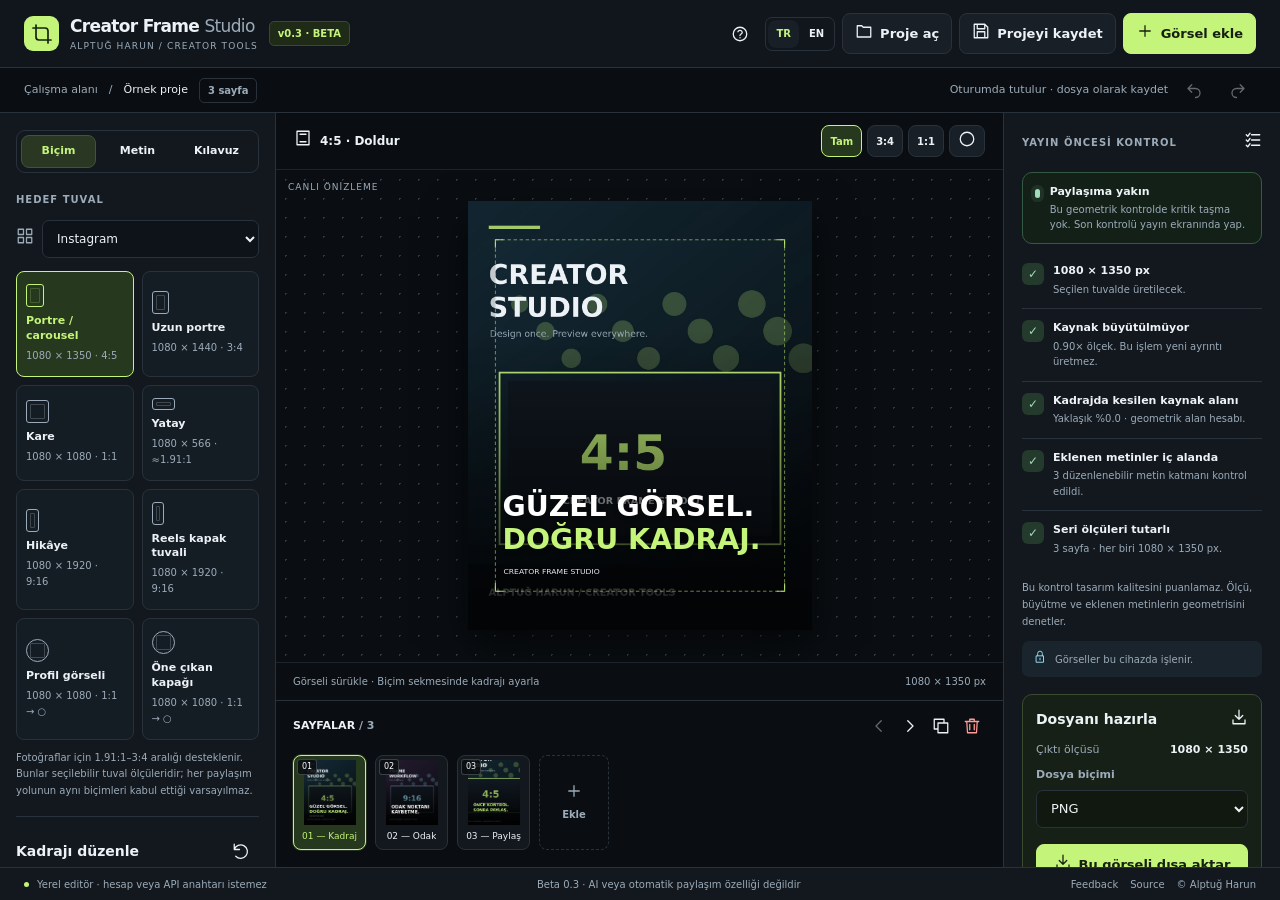
<file: tools/creator-frame-studio/index.html>
<!doctype html>
<html lang="tr">
<head>
<meta charset="utf-8"><meta name="viewport" content="width=device-width,initial-scale=1">
<meta name="description" content="Free local-first browser editor for framing, text layout, safe-area review and multi-format social media exports. No account, upload or API key required.">
<meta name="robots" content="index,follow">
<meta name="theme-color" content="#10161c">
<link rel="canonical" href="https://alptugharun.github.io/ai-social-media-toolkit/">
<link rel="icon" href="favicon.svg" type="image/svg+xml">
<meta name="application-name" content="Creator Frame Studio">
<meta name="author" content="Alptuğ Harun">
<meta property="og:type" content="website">
<meta property="og:title" content="Creator Frame Studio — Local-first social media framing tool">
<meta property="og:description" content="Frame and export creator visuals for Instagram, Pinterest and YouTube without uploading your images or creating an account.">
<meta property="og:url" content="https://alptugharun.github.io/ai-social-media-toolkit/">
<meta name="twitter:card" content="summary">
<meta name="twitter:title" content="Creator Frame Studio — Alptuğ Harun">
<meta name="twitter:description" content="Local-first social media framing and export tool. No account, upload or API key required.">
<meta http-equiv="Content-Security-Policy" content="default-src 'self'; script-src 'self'; style-src 'self'; style-src-elem 'self'; style-src-attr 'unsafe-inline'; img-src data: blob: 'self'; connect-src 'none'; font-src 'none'; base-uri 'none'; form-action 'none'">
<title>Creator Frame Studio — Free Local Social Media Framing Tool</title>
<link rel="stylesheet" href="styles.css">
<body>
<header class="head">
<div class="brand"><div class="logo" data-icon="crop"></div><div><div class="brand-name">Creator Frame <span>Studio</span></div><div class="byline">ALPTUĞ HARUN / CREATOR TOOLS</div></div><span class="pill mint">v0.3 · BETA</span></div>
<div class="head-actions">
<button class="ghost iconbtn" id="helpBtn" data-title="help" data-icon="help"></button>
<div class="locale" aria-label="Language"><button id="langTR" class="active" aria-pressed="true">TR</button><button id="langEN" aria-pressed="false">EN</button></div>
<button id="projectOpen"><i data-icon="folder"></i><span class="optional" data-t="openProject">Proje aç</span></button>
<button id="projectSave"><i data-icon="save"></i><span class="optional" data-t="saveProject">Kaydet</span></button>
<button class="primary" id="addImages"><i data-icon="plus"></i><span data-t="addImages">Görsel ekle</span></button>
</div>
</header>
<div class="documentbar"><div class="breadcrumbs"><span data-t="workspace">Çalışma alanı</span><span>/</span><strong id="projectName"></strong><span class="pill" id="pagePill"></span></div><div class="row"><span class="muted" data-t="sessionOnly">Oturumda tutulur · dosya olarak kaydet</span><button class="ghost iconbtn small-btn" id="undo" data-icon="undo" data-title="undo"></button><button class="ghost iconbtn small-btn" id="redo" data-icon="redo" data-title="redo"></button></div></div>
<div class="mobile-steps" data-t="mobileHint">Görsel ekle → aşağıdaki ayarları düzenle → dışa aktar</div>
<main class="desk">
<aside class="sidebar leftbar">
<div class="tabs" role="tablist" aria-label="Editor panels"><button role="tab" aria-selected="true" class="active" data-tab="format" data-t="formatTab">Biçim</button><button role="tab" aria-selected="false" data-tab="text" data-t="textTab">Metin</button><button role="tab" aria-selected="false" data-tab="guide" data-t="guideTab">Kılavuz</button></div>
<section id="panel-format">
<div class="section-label" data-t="destination">HEDEF TUVAL</div>
<div class="select-platform"><i data-icon="grid"></i><select id="platform" aria-label="Platform"><option value="instagram">Instagram</option><option value="pinterest">Pinterest</option><option value="youtube">YouTube</option><option value="custom" data-t="custom">Özel ölçü</option></select></div>
<div class="preset-list" id="presetList"></div>
<div id="customFields" hidden><div class="grid2"><div class="field"><label for="customW" data-t="width">Genişlik · px</label><input id="customW" type="number" min="64" max="4096" value="1080"></div><div class="field"><label for="customH" data-t="height">Yükseklik · px</label><input id="customH" type="number" min="64" max="4096" value="1350"></div></div><button id="applyCustom" class="full" data-t="applySize">Ölçüyü uygula</button><p class="tiny-info" data-t="customLimit">64–4096 px / kenar · en fazla 16 milyon piksel.</p></div>
<div class="source-note" id="presetNote"></div>
<div class="divider"></div>
<div class="row between"><h2 data-t="cropTitle">Kadrajı düzenle</h2><button id="resetImage" class="iconbtn ghost small-btn" data-icon="reset" data-title="resetImage"></button></div>
<div class="fit-buttons"><button id="fitCover" class="active"><i data-icon="expand"></i><span data-t="fill">Doldur</span></button><button id="fitContain"><i data-icon="minimize"></i><span data-t="fit">Sığdır</span></button></div>
<div class="field"><div class="row between"><label for="zoom" data-t="imageZoom">Görsel yakınlığı</label><span id="zoomLabel" class="muted mono">100%</span></div><input id="zoom" type="range" min="100" max="300" value="100" step="1"></div>
<div class="grid2"><div class="field"><label for="imageX" data-t="horizontal">Yatay konum</label><input id="imageX" type="range" min="-100" max="100" value="0"></div><div class="field"><label for="imageY" data-t="vertical">Dikey konum</label><input id="imageY" type="range" min="-100" max="100" value="0"></div></div>
<div class="row"><button id="rotate" class="full" data-title="rotate"><i data-icon="rotate"></i><span data-t="rotate">90° döndür</span></button><button id="flip" class="iconbtn" data-icon="flip" data-title="flip"></button></div>
<div class="field"><label for="background" data-t="background">Boşluk arka planı</label><div class="row"><select id="background"><option value="solid" data-t="solid">Düz renk</option><option value="blur" data-t="blur">Görselden bulanık dolgu</option></select><input id="bgColor" type="color" value="#101820" aria-label="Background color"></div></div>
<div class="field"><div class="row between"><label for="shade" data-t="shade">Alt bölüm koyuluğu</label><span id="shadeLabel" class="muted mono"></span></div><input id="shade" type="range" min="0" max="100" value="0"></div>
<p class="tiny-info" data-t="dragHint">Görseli önizlemede sürükleyerek konumlandır. Kaynak fotoğraf yeniden üretilmez.</p>
</section>
<section id="panel-text" hidden>
<div class="row between"><h2 data-t="textLayers">Metin katmanları</h2><span class="pill" id="layerCount"></span></div>
<div class="text-actions"><button id="addText" class="full"><i data-icon="plus"></i><span data-t="addText">Metin ekle</span></button><button id="removeText" class="iconbtn danger" data-icon="trash" data-title="removeText"></button></div>
<div class="section-label compact-label" data-t="quickTextStyles">HIZLI METİN STİLLERİ</div>
<div class="quick-style-grid"><button id="styleHook" data-t="styleHook">Hook</button><button id="styleSub" data-t="styleSub">Alt başlık</button><button id="styleCTA" data-t="styleCTA">CTA</button></div>
<div class="layerlist" id="layerList"></div>
<div id="textControls">
<div class="field"><label for="textValue" data-t="textValue">Metin · yeni satır desteklenir</label><textarea id="textValue" maxlength="600"></textarea></div>
<div class="grid2"><div class="field"><label for="textSize" data-t="fontSize">Boyut · px</label><input id="textSize" type="number" min="12" max="240" value="90"></div><div class="field"><label for="textWeight" data-t="weight">Kalınlık</label><select id="textWeight"><option value="500" data-t="medium">Orta</option><option value="700" data-t="bold">Kalın</option><option value="900" data-t="heavy">Çok kalın</option></select></div></div>
<div class="grid2"><div class="field"><label for="textX">X · %</label><input id="textX" type="number" step="0.1" min="0" max="100"></div><div class="field"><label for="textY">Y · %</label><input id="textY" type="number" step="0.1" min="0" max="100"></div></div>
<div class="field"><label for="textWidth" data-t="textWidth">Metin kutusu genişliği · %</label><input id="textWidth" type="range" min="10" max="100" value="80"></div>
<div class="align-group"><button id="alignLeft" data-icon="alignLeft" data-title="alignLeft"></button><button id="alignCenter" data-icon="alignCenter" data-title="alignCenter"></button><button id="alignRight" data-icon="alignRight" data-title="alignRight"></button></div>
<div class="row between" style="margin-top:13px"><label class="checkline"><input id="textShadow" type="checkbox"><span data-t="textShadow">Metin gölgesi</span></label><input id="textColor" type="color" value="#ffffff" aria-label="Text color"></div>
<button id="fitText" class="full" style="margin-top:8px"><i data-icon="safe"></i><span data-t="fitText">Seçili metni iç alana sığdır</span></button>
</div>
<p class="tip" style="margin-top:15px" data-t="rasterWarning">Burada eklediğin yazılar düzenlenebilir. Yüklediğin görselin içine gömülü yazılar otomatik algılanmaz veya ayrı ayrı taşınmaz.</p>
</section>
<section id="panel-guide" hidden>
<h2 data-t="guideTitle">Kontrol kılavuzları</h2>
<div class="section-label compact-label" data-t="guidePresets">KILAVUZ PROFİLLERİ</div>
<div class="guide-preset-grid"><button id="guideBalanced" data-t="guideBalanced">Dengeli</button><button id="guideHook" data-t="guideHook">Hook odaklı</button><button id="guideCTA" data-t="guideCTA">CTA odaklı</button></div>
<label class="checkline"><input id="showGuide" type="checkbox" checked><span data-t="showGuide">İç alan kılavuzu</span></label>
<label class="checkline"><input id="showThirds" type="checkbox"><span data-t="showThirds">Üçler kuralı çizgileri</span></label>
<label class="checkline"><input id="showUI" type="checkbox"><span data-t="showUI">9:16 arayüz çakışma taslağı</span></label>
<div class="tip warn" data-t="notOfficial">Kılavuzlar editöryal öneridir; resmî veya her cihazda garantili güvenli alan değildir. Arayüz taslağı da temsildir.</div>
<div class="grid2"><div class="field"><label for="marginL" data-t="left">Sol · px</label><input id="marginL" type="number" min="0"></div><div class="field"><label for="marginR" data-t="right">Sağ · px</label><input id="marginR" type="number" min="0"></div><div class="field"><label for="marginT" data-t="top">Üst · px</label><input id="marginT" type="number" min="0"></div><div class="field"><label for="marginB" data-t="bottom">Alt · px</label><input id="marginB" type="number" min="0"></div></div>
<button id="applyMargins" class="full" data-t="applyMargins">Payları uygula</button>
<div class="row" style="margin-top:8px"><button id="marginDefault" class="full small-btn" data-t="defaultMargins">Başlangıç payları</button><button id="fitAllText" class="full small-btn" data-t="fitAllText">Tüm metinleri sığdır</button></div>
<div class="divider"></div><h3 data-t="cropViews">Kırpma önizlemesi</h3><p class="tiny-info" data-t="cropViewsNote">Üstteki 3:4, 1:1 ve daire seçenekleri merkezden kırpma simülasyonudur. Dosyanın ölçüsünü veya çıktısını değiştirmez.</p><p class="tiny-info" data-t="noHidden">Metin kontrolü yalnız editördeki metin katmanlarını ölçer; yüz algılama, OCR veya estetik puanı yoktur.</p>
</section>
</aside>
<section class="workspace">
<div class="workspace-head"><div class="row"><i data-icon="canvas"></i><strong id="canvasTitle"></strong></div><div class="viewtools" aria-label="Crop simulation"><button id="viewFull" class="active" data-t="fullView">Tam</button><button id="view34">3:4</button><button id="view11">1:1</button><button id="viewCircle" data-title="circle"><i data-icon="circle"></i></button></div></div>
<div class="stage" id="stage"><div class="stage-label" data-t="livePreview">CANLI ÖNİZLEME</div><div class="stage-inner" id="stageInner"><canvas id="canvas" width="1080" height="1350" tabindex="0" aria-label="Görsel editörü"></canvas></div></div>
<div class="canvas-helper"><span id="canvasHint"></span><span class="mono" id="canvasSize"></span></div>
<div class="film-head"><h2><span data-t="pages">SAYFALAR</span> <span class="muted" id="pageCount"></span></h2><div class="film-actions"><button id="pagePrev" class="iconbtn ghost" data-icon="left" data-title="moveEarlier"></button><button id="pageNext" class="iconbtn ghost" data-icon="right" data-title="moveLater"></button><button id="duplicatePage" class="iconbtn ghost" data-icon="copy" data-title="duplicate"></button><button id="deletePage" class="iconbtn ghost danger" data-icon="trash" data-title="deletePage"></button></div></div>
<div class="filmstrip" id="filmstrip"></div>
</section>
<aside class="sidebar rightbar">
<section><div class="row between audit-heading"><div class="section-label" style="margin:0" data-t="preflight">YAYIN ÖNCESİ KONTROL</div><i data-icon="checklist"></i></div>
<div id="readinessCard" class="readiness-card neutral"><span class="readiness-dot"></span><div><strong id="readinessTitle" data-t="readyReview">Kontrol gerekli</strong><span id="readinessDetail" data-t="readyReviewDetail">Geometrik uyarıları gözden geçir.</span></div></div>
<div id="auditList"></div><p class="tiny-info" data-t="auditScope">Bu kontrol tasarım kalitesini puanlamaz. Ölçü, büyütme ve eklenen metinlerin geometrisini denetler.</p><div class="badge-line"><i data-icon="lock"></i><span data-t="private">Görseller bu cihazda işlenir.</span></div></section>
<section class="export-card"><div class="row between"><h2 data-t="exportTitle">Dosyanı hazırla</h2><i data-icon="download"></i></div><div class="stat-pair"><span data-t="outputSize">Çıktı ölçüsü</span><strong id="outputSize" class="mono"></strong></div><div class="field"><label for="exportFormat" data-t="fileFormat">Dosya biçimi</label><select id="exportFormat"><option value="image/png">PNG</option><option value="image/jpeg">JPEG</option><option value="image/webp">WebP</option></select></div><div class="field" id="qualityField" hidden><div class="row between"><label for="quality" data-t="compression">Kodlama kalitesi</label><span id="qualityLabel" class="muted">92%</span></div><input id="quality" type="range" min="40" max="100" value="92"></div><button id="exportOne" class="primary full"><i data-icon="download"></i><span data-t="exportOne">Bu görseli dışa aktar</span></button><button id="exportSeries" class="full" style="margin-top:8px"><i data-icon="stack"></i><span data-t="exportSeries">Seriyi ZIP olarak al</span></button><button id="openPack" class="full" style="margin-top:8px"><i data-icon="sizes"></i><span data-t="formatPack">Farklı ölçülerde paketle</span></button><p class="export-note" data-t="exportClean">Çıktıda kılavuz, filigran veya arayüz bulunmaz. Orijinal dosyanın üzerine yazılmaz.</p></section>
<div class="sources-link"><div class="divider"></div><button id="demoBtn" class="full ghost small-btn"><i data-icon="play"></i><span data-t="sample">Örnek projeyi aç</span></button><button id="helpBtn2" class="full ghost small-btn"><i data-icon="info"></i><span data-t="limitsSources">Kapsam ve ölçü kaynakları</span></button><div class="row" style="margin-top:7px"><button id="mobileSave" class="full ghost small-btn" data-t="saveProject">Kaydet</button><button id="mobileOpen" class="full ghost small-btn" data-t="openProject">Proje aç</button></div></div>
</aside>
</main>
<footer class="bottom-bar"><div class="row"><span class="pill-dot"></span><span data-t="footerLocal">Yerel editör · hesap veya API anahtarı istemez</span></div><span class="optional" data-t="footerBeta">Beta 0.3 · AI veya otomatik paylaşım özelliği değildir</span><nav class="footer-links" aria-label="Project links"><a href="https://github.com/alptugharun/ai-social-media-toolkit/issues/169" target="_blank" rel="noopener">Feedback</a><a href="https://github.com/alptugharun/ai-social-media-toolkit/tree/main/tools/creator-frame-studio" target="_blank" rel="noopener">Source</a><span>© Alptuğ Harun</span></nav></footer>
<input id="fileInput" type="file" accept="image/png,image/jpeg,image/webp" multiple hidden><input id="projectInput" type="file" accept=".json,.frame.json,application/json" hidden>
<div class="toast" id="toast" role="status" aria-live="polite"></div>
<div id="busy" class="busy-shield" hidden><div class="busy-box"><div class="spinner"></div><p id="busyText"></p><p class="muted" data-t="keepOpen">Bu pencereyi kapatma.</p></div></div>
<dialog id="packDialog"><div class="modal-header"><div><h2 data-t="packTitle">Bir görsel, farklı tuvaller</h2><p class="muted" data-t="packSubtitle">Aynı kaynağın farklı oranlardaki kadrajlarını karşılaştır.</p></div><button class="iconbtn ghost" id="closePack" data-icon="close" data-title="close"></button></div><div class="modal-body"><div class="tip warn" data-t="packWarning">Bu bir yeniden kadrajlama işlemidir; AI ile kompozisyon yeniden kurulmaz. Her önizlemeyi ve metin uyarısını kontrol et.</div><div class="pack-grid" id="packGrid"></div></div><div class="modal-footer"><span class="muted" data-t="packFoot">Seçtiğin ölçüler ayrı dosyalar olarak aynı ZIP içinde.</span><button id="exportPack" class="primary"><i data-icon="download"></i><span data-t="packExport">Seçilenleri ZIP olarak al</span></button></div></dialog>
<dialog id="helpDialog"><div class="modal-header"><h2 data-t="helpTitle">Ne yapar, ne yapmaz?</h2><button class="iconbtn ghost" id="closeHelp" data-icon="close" data-title="close"></button></div><div class="modal-body" id="helpBody"></div><div class="modal-footer"><span class="muted">Creator Frame Studio · 0.3.0 · 05.10.2026</span><button id="helpDone" class="primary" data-t="gotIt">Anladım</button></div></dialog>
<noscript>Bu editör JavaScript gerektirir. Dosyayı bilgisayarında Chrome veya Edge ile aç.</noscript>
<script src="app.js"></script>
</body></html>
</file>
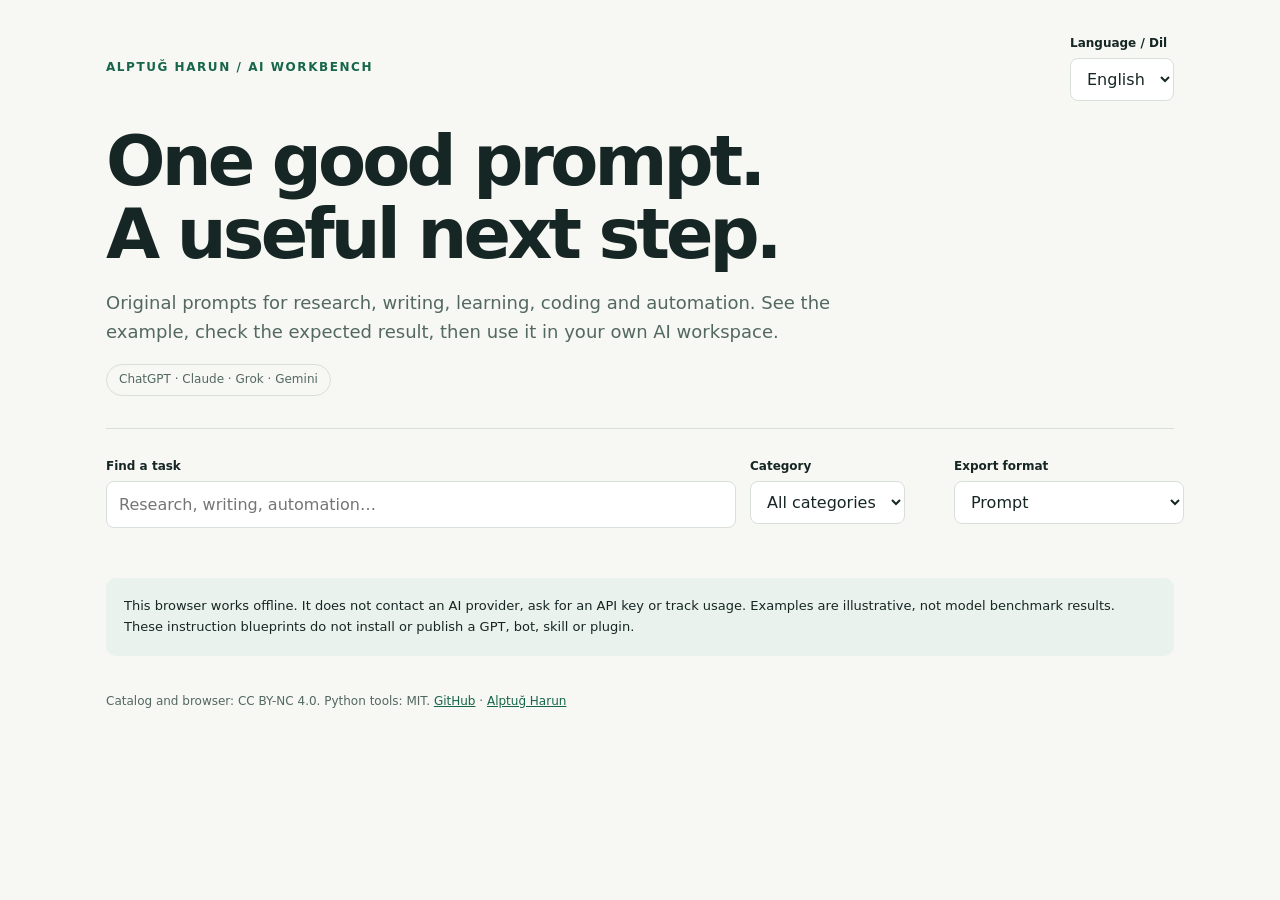
<file: ai-workbench/browser-template.html>
<!doctype html>
<html lang="en">
<head>
<meta charset="utf-8"><meta name="viewport" content="width=device-width,initial-scale=1">
<meta name="color-scheme" content="light dark">
<title>AI Workbench · Alptuğ Harun</title>
<style>
:root{--bg:#f7f7f3;--paper:#fff;--ink:#162624;--muted:#536861;--line:#d8e0d9;--accent:#176649;--soft:#eaf2ed;font:16px/1.6 system-ui,-apple-system,sans-serif}
*{box-sizing:border-box}body{margin:0;background:var(--bg);color:var(--ink)}main{max-width:1120px;margin:auto;padding:34px 26px 64px}header{border-bottom:1px solid var(--line);padding-bottom:32px}.eyebrow{font-size:12px;letter-spacing:.13em;text-transform:uppercase;color:var(--accent);font-weight:700}h1{font-size:clamp(40px,7vw,70px);line-height:1.04;letter-spacing:-.055em;margin:24px 0 18px;max-width:850px}h2{font-size:24px;line-height:1.25}h3{margin:24px 0 6px;font-size:14px}p{max-width:760px}.sub{font-size:18px;color:var(--muted)}.topline{display:flex;align-items:center;justify-content:space-between;gap:18px}.tag{border:1px solid var(--line);border-radius:30px;padding:5px 12px;font-size:12px;display:inline-block;color:var(--muted)}select,input,button{font:inherit}select,input{background:var(--paper);color:var(--ink);border:1px solid var(--line);border-radius:8px;padding:10px 12px}input{width:100%}button{background:var(--accent);color:#fff;border:0;border-radius:8px;padding:10px 16px;cursor:pointer;font-weight:650}button:focus-visible,a:focus-visible,input:focus-visible,select:focus-visible,summary:focus-visible{outline:3px solid #e7a527;outline-offset:3px}a{color:var(--accent)}.toolbar{display:grid;grid-template-columns:1fr 190px 220px;gap:14px;margin:28px 0 12px}.label{display:block;font-size:12px;font-weight:700;margin-bottom:5px}#count{font-size:13px;color:var(--muted);margin:10px 0 22px}.grid{display:grid;grid-template-columns:repeat(2,minmax(0,1fr));gap:18px}.card{background:var(--paper);border:1px solid var(--line);border-radius:14px;padding:24px}.card h2{margin:14px 0;min-height:60px}.card p{font-size:14px;color:var(--muted)}.card .meta{font-size:11px;letter-spacing:.08em;color:var(--accent);text-transform:uppercase;font-weight:750}summary{cursor:pointer;font-weight:650;font-size:14px;color:var(--accent)}pre{white-space:pre-wrap;overflow-wrap:anywhere;font:13px/1.75 ui-monospace,monospace;background:var(--soft);padding:16px;border-radius:8px;max-height:340px;overflow:auto;color:var(--ink)}.actions{display:flex;align-items:center;gap:10px;margin-top:18px;flex-wrap:wrap}.status{font-size:12px}.note{margin-top:28px;background:var(--soft);border-radius:10px;padding:18px;font-size:13px}footer{margin-top:36px;font-size:12px;color:var(--muted)}
@media(max-width:700px){main{padding:24px 18px}.grid,.toolbar{grid-template-columns:1fr}.card h2{min-height:0}.topline{align-items:flex-start}}
@media(prefers-color-scheme:dark){:root{--bg:#101918;--paper:#182422;--ink:#ecf1ed;--muted:#a7bbb1;--line:#35463e;--accent:#8de1b1;--soft:#22372d}button{color:#142b20}}
</style>
</head>
<body><main>
<header><div class="topline"><span class="eyebrow">Alptuğ Harun / AI Workbench</span><label><span class="label">Language / Dil</span><select id="language"><option value="en">English</option><option value="tr">Türkçe</option></select></label></div>
<h1 id="hero">One good prompt.<br>A useful next step.</h1>
<p class="sub" id="intro">Original prompts for research, writing, learning, coding and automation. See the example, check the expected result, then use it in your own AI workspace.</p>
<span class="tag" id="tag">ChatGPT · Claude · Grok · Gemini</span></header>
<div class="toolbar"><label><span class="label" id="search-label">Find a task</span><input type="search" id="search" placeholder="Research, writing, automation…"></label><label><span class="label" id="category-label">Category</span><select id="category"><option value="">All categories</option></select></label><label><span class="label" id="target-label">Export format</span><select id="target"><option value="prompt">Prompt</option><option value="gpt">ChatGPT GPT blueprint</option><option value="claude">Claude Project</option><option value="grok">Grok instructions</option><option value="gemini">Gemini Gem</option><option value="skill">Agent Skill</option></select></label></div>
<p id="count" role="status" aria-live="polite"></p><section class="grid" id="cards" aria-label="Prompt cards"></section>
<div class="note" id="note">This browser works offline. It does not contact an AI provider, ask for an API key or track usage. Examples are illustrative, not model benchmark results. These instruction blueprints do not install or publish a GPT, bot, skill or plugin.</div>
<footer><span id="footer-copy">Catalog and browser: CC BY-NC 4.0. Python tools: MIT. </span><a href="https://github.com/alptugharun/ai-social-media-toolkit">GitHub</a> · <a href="https://alptugharun.com">Alptuğ Harun</a></footer>
</main><script type="application/json" id="data">__WORKBENCH_DATA__</script>
<script>
'use strict';
const data=JSON.parse(document.querySelector('#data').textContent);
const $=s=>document.querySelector(s);
const words={en:{hero:'One good prompt.\nA useful next step.',intro:'Original prompts for research, writing, learning, coding and automation. See the example, check the expected result, then use it in your own AI workspace.',search:'Find a task',category:'Category',all:'All categories',open:'Instructions & example',instructions:'Instructions',input:'Example input',output:'Illustrative output — not a measured model result',check:'Acceptance check',copy:'Copy instructions',copied:'Copied',fallback:'Copy from the instructions block above.',status:'instruction blueprint',note:'This browser works offline. It does not contact an AI provider, ask for an API key or track usage. Examples are illustrative, not model benchmark results. These instruction blueprints do not install or publish a GPT, bot, skill or plugin.',empty:'No matching cards. Try a broader search.',results:'cards'},tr:{hero:'İyi bir prompt.\nSomut bir sonraki adım.',intro:'Araştırma, yazma, öğrenme, kodlama ve otomasyon için özgün promptlar. Örneği incele, beklenen sonucu kontrol et, kendi yapay zekâ çalışma alanında kullan.',search:'Bir iş ara',category:'Kategori',all:'Tüm kategoriler',open:'Talimat ve örnek',instructions:'Talimat',input:'Örnek girdi',output:'Temsilî çıktı — ölçülmüş model sonucu değil',check:'Kabul kontrolü',copy:'Talimatı kopyala',copied:'Kopyalandı',fallback:'Yukarıdaki talimat bloğundan kopyalayabilirsin.',status:'talimat şablonu',note:'Bu tarayıcı çevrimdışı çalışır. Yapay zekâ sağlayıcısına bağlanmaz, API anahtarı istemez ve kullanım takibi yapmaz. Örnekler temsilîdir; model kıyaslama sonucu değildir. Bu şablonlar GPT, bot, skill veya eklenti kurmaz ve yayımlamaz.',empty:'Eşleşen kart yok. Daha genel bir sözcük dene.',results:'kart'}};
const categories={Research:'Araştırma',Writing:'Yazma',Learning:'Öğrenme',Coding:'Kodlama',Automation:'Otomasyon',Prompts:'Promptlar',Decisions:'Kararlar',Knowledge:'Bilgi düzenleme'};
function el(tag,text,cls){const n=document.createElement(tag);if(text!==undefined)n.textContent=text;if(cls)n.className=cls;return n}
function exportCard(c,target,lang){
 const modes={prompt:'Use the instructions below in a new chat, then supply your input.',gpt:'Configuration blueprint, not an installed or published GPT. Check account eligibility before using the GPT editor.',claude:'Project-instructions blueprint. Add source files separately as project knowledge; this is not a Claude Code plugin.',grok:'Portable instruction block for a Grok chat or an xAI API assistant. This file does not create a running bot.',gemini:'Gem-instructions blueprint. Paste into your Gem instructions; this is not an API credential or an installed Gemini CLI extension.',skill:'Portable SKILL.md export. Review before installing; host discovery and permissions must be tested separately.'};
 const title=c.title[lang];let prefix='';
 if(target==='skill')prefix='---\nname: '+c.id+'\ndescription: '+JSON.stringify(title+'. Use when explicitly requested for this task.')+'\nlicense: CC-BY-NC-4.0\n---\n\n';
 return prefix+'# '+title+'\n\n'+modes[target]+'\n\n## Instructions\n\n'+c.instructions[lang]+'\n\n## Example input / conversation starter\n\n'+c.sample_input[lang]+'\n\n## Illustrative output (not a measured model result)\n\n'+c.expected_output[lang]+'\n\n## Acceptance check\n\n'+c.acceptance[lang]+'\n';
}
function render(){const lang=$('#language').value,w=words[lang],filter=$('#category').value,query=$('#search').value.toLocaleLowerCase(lang);document.documentElement.lang=lang;$('#hero').textContent=w.hero;$('#hero').style.whiteSpace='pre-line';$('#intro').textContent=w.intro;$('#search-label').textContent=w.search;$('#category-label').textContent=w.category;$('#target-label').textContent=lang==='tr'?'Dışa aktarma biçimi':'Export format';$('#search').placeholder=lang==='tr'?'Araştırma, yazma, otomasyon…':'Research, writing, automation…';$('#note').textContent=w.note;$('#category').options[0].textContent=w.all;[...$('#category').options].slice(1).forEach(o=>o.textContent=lang==='tr'?categories[o.value]:o.value);
 const matches=data.cards.filter(c=>(!filter||filter===c.category)&&(!query||JSON.stringify(c).toLocaleLowerCase(lang).includes(query)));$('#count').textContent=matches.length+' / '+data.cards.length+' '+w.results;const host=$('#cards');host.replaceChildren();if(!matches.length){host.append(el('p',w.empty));return}
 for(const c of matches){const card=el('article',undefined,'card');card.append(el('div',(lang==='tr'?categories[c.category]:c.category)+' / '+w.status,'meta'),el('h2',c.title[lang]),el('p',c.summary[lang]));const details=el('details');details.append(el('summary',w.open));for(const [title,field] of [[w.instructions,'instructions'],[w.input,'sample_input'],[w.output,'expected_output'],[w.check,'acceptance']]){details.append(el('h3',title),el('pre',c[field][lang]))}card.append(details);const actions=el('div',undefined,'actions'),button=el('button',w.copy),status=el('span','', 'status');status.setAttribute('role','status');button.type='button';button.addEventListener('click',async()=>{try{await navigator.clipboard.writeText(c.instructions[lang]);status.textContent=w.copied}catch(e){details.open=true;status.textContent=w.fallback}});const save=el('button',lang==='tr'?'Kurulum dosyasını indir':'Download setup');save.type='button';save.addEventListener('click',()=>{const target=$('#target').value;const blob=new Blob([exportCard(c,target,lang)],{type:'text/markdown;charset=utf-8'});const url=URL.createObjectURL(blob);const a=el('a');a.href=url;a.download=target==='skill'?'SKILL.md':c.id+'-'+target+'-'+lang+'.md';document.body.append(a);a.click();a.remove();setTimeout(()=>URL.revokeObjectURL(url),1000)});actions.append(button,save,status);card.append(actions);host.append(card)}}
for(const c of Object.keys(categories)){const o=el('option',c);o.value=c;$('#category').append(o)}
$('#search').addEventListener('input',render);$('#category').addEventListener('change',render);$('#language').addEventListener('change',render);render();
</script></body></html>
</file>
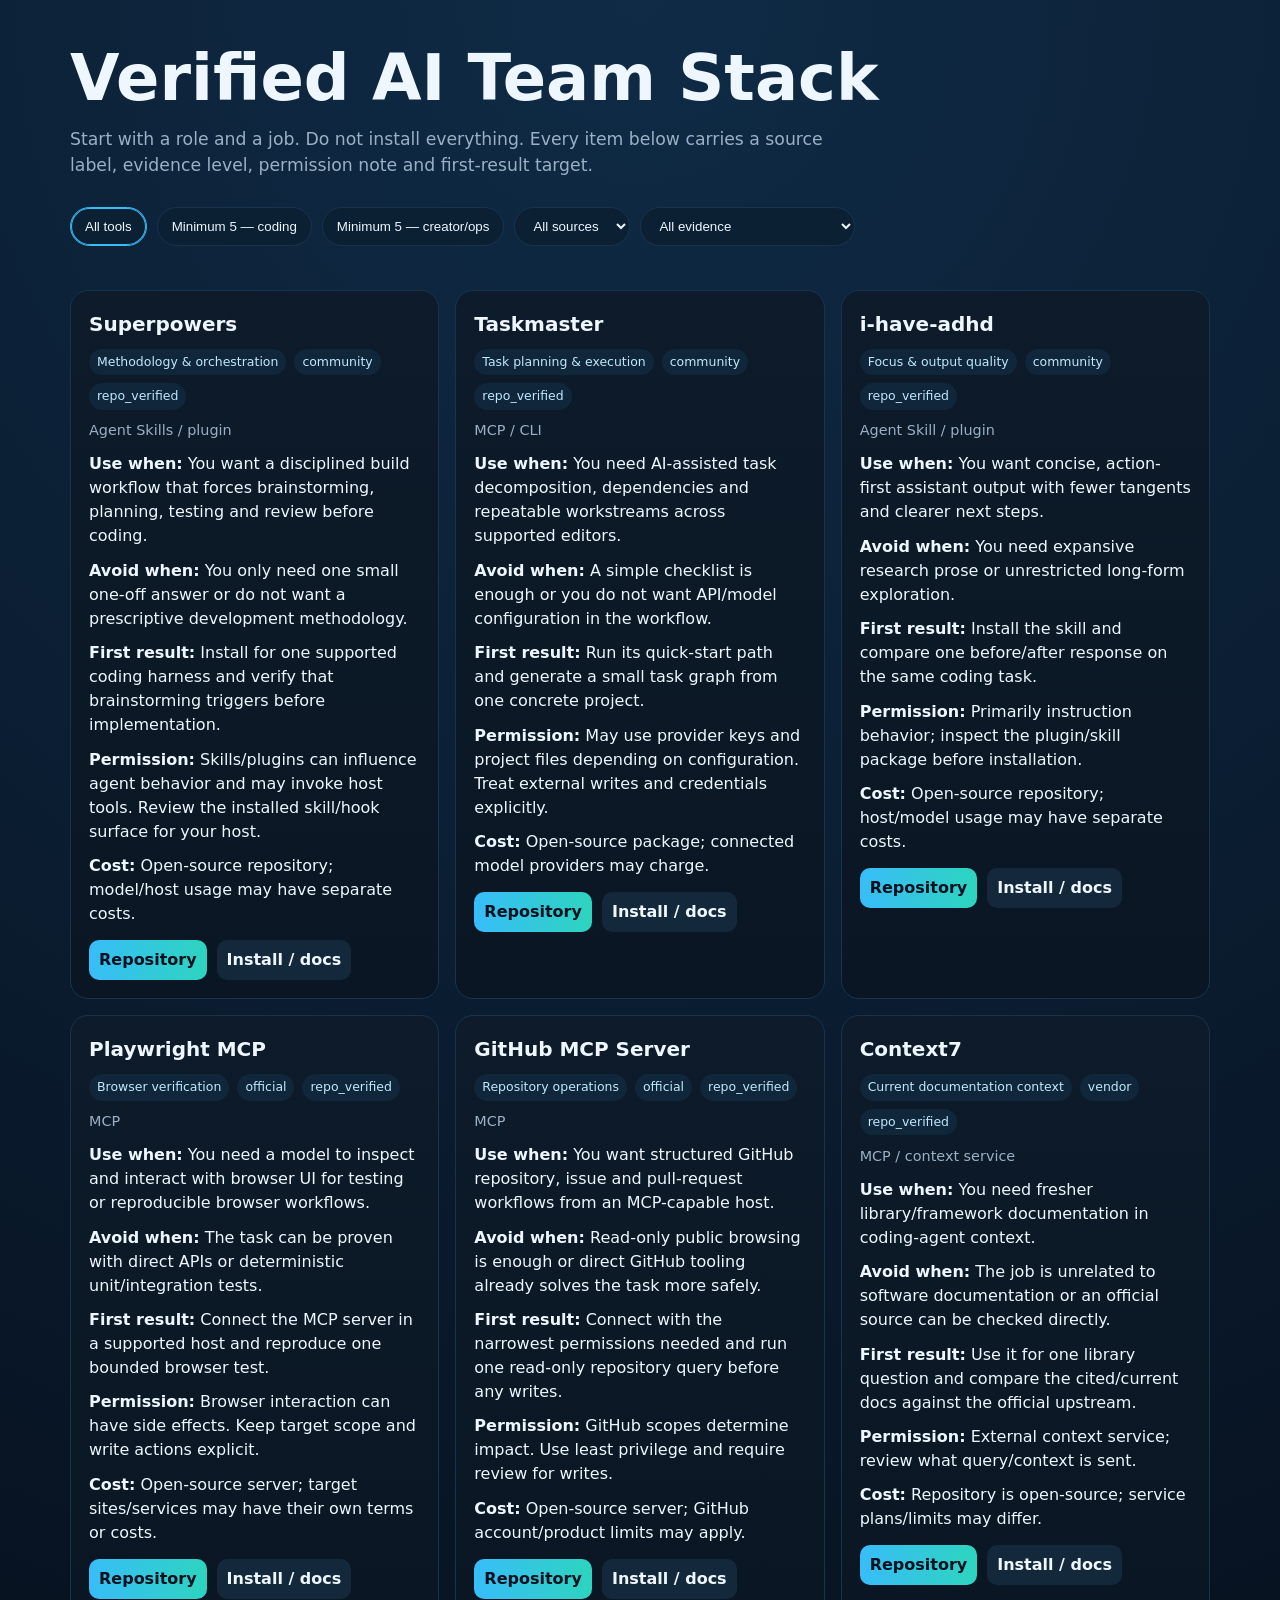
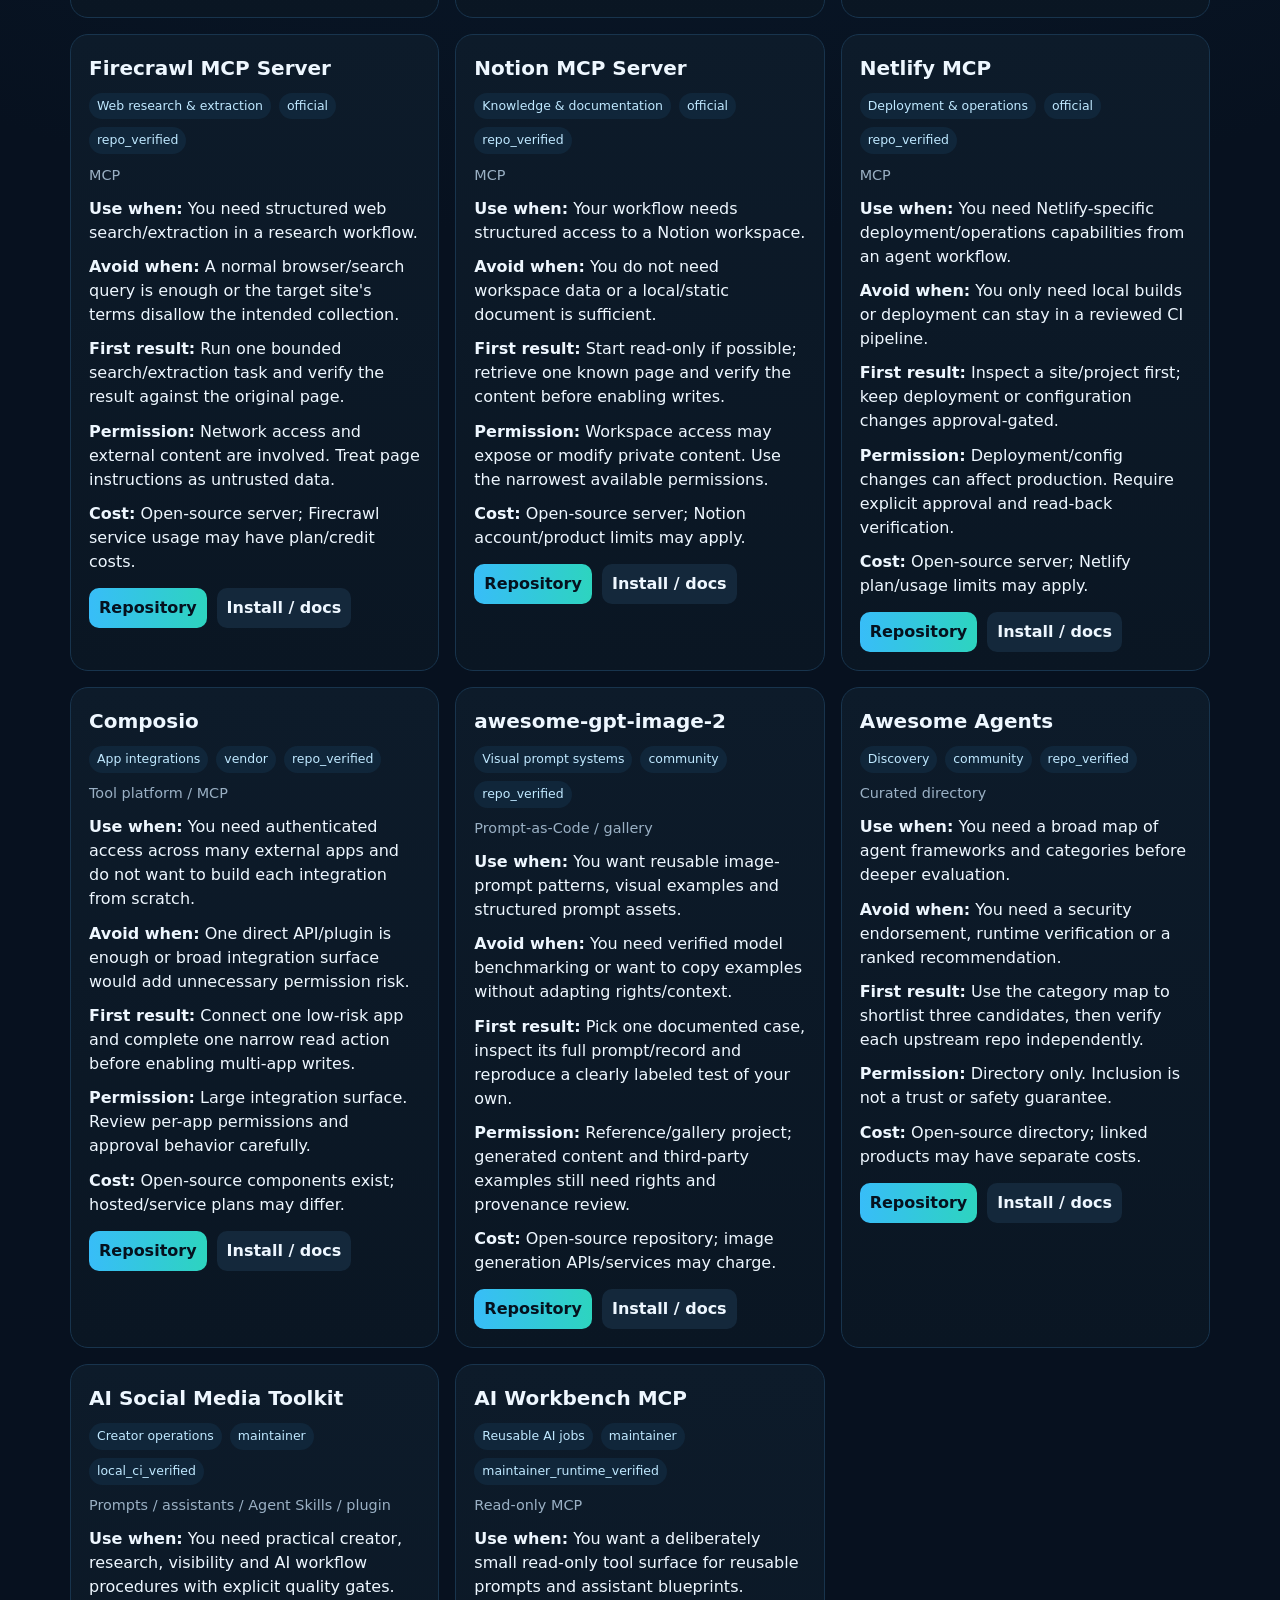
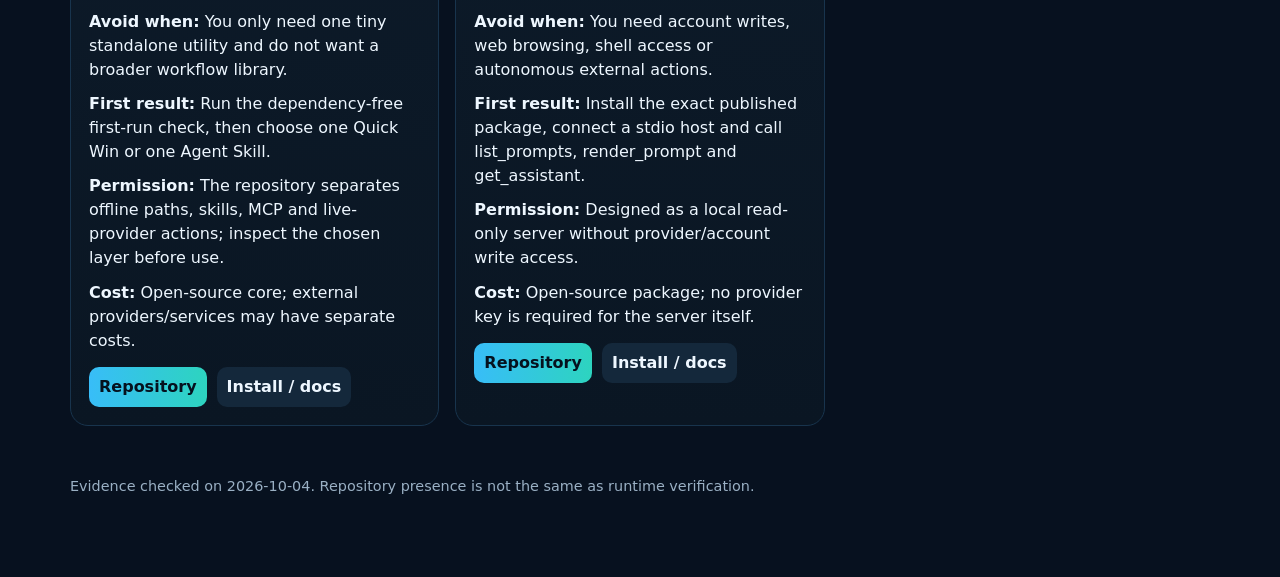
<file: downloads/ai-team-stack.html>
<!doctype html>
<html lang="en">
<head>
<meta charset="utf-8">
<meta name="viewport" content="width=device-width,initial-scale=1">
<title>Verified AI Team Stack</title>
<style>
:root{color-scheme:dark;--bg:#07111f;--card:#0d1b2a;--line:#18344d;--text:#eef7ff;--muted:#9ab0c4;--a:#38bdf8;--b:#2dd4bf;--c:#a78bfa}
*{box-sizing:border-box}body{margin:0;font:16px/1.5 Inter,system-ui,sans-serif;background:radial-gradient(circle at top,#0f2b46 0,#07111f 48%);color:var(--text)}
main{max-width:1180px;margin:auto;padding:48px 20px 80px}h1{font-size:clamp(2.2rem,5vw,4.8rem);line-height:.95;margin:0 0 18px}
.lead{max-width:780px;color:var(--muted);font-size:1.08rem}.bar{display:flex;gap:10px;flex-wrap:wrap;margin:28px 0}
button,select{background:#0b2033;color:var(--text);border:1px solid var(--line);border-radius:999px;padding:10px 14px}button{cursor:pointer}
button.active{border-color:var(--a);box-shadow:0 0 0 1px var(--a) inset}.grid{display:grid;grid-template-columns:repeat(auto-fit,minmax(280px,1fr));gap:16px}
.card{background:linear-gradient(180deg,#0d1b2a,#0a1623);border:1px solid var(--line);border-radius:18px;padding:18px}
.badges{display:flex;gap:8px;flex-wrap:wrap;margin:10px 0}.badge{font-size:.78rem;padding:4px 8px;border-radius:999px;background:#10263a;color:#bfe8ff}
.card h3{margin:0;font-size:1.25rem}.meta{color:var(--muted);font-size:.9rem}.card p{margin:.65rem 0}.cta{display:flex;gap:10px;flex-wrap:wrap;margin-top:14px}.cta a{color:#05111e;background:linear-gradient(90deg,var(--a),var(--b));text-decoration:none;padding:8px 10px;border-radius:10px;font-weight:700}
.cta a.secondary{background:#14283b;color:var(--text)}section{margin-top:44px}.lane{display:none}.lane.show{display:block}.lane ol{padding-left:22px}.lane li{margin:8px 0}
footer{margin-top:50px;color:var(--muted);font-size:.9rem}
</style>
</head>
<body>
<main>
<h1>Verified AI Team Stack</h1>
<p class="lead">Start with a role and a job. Do not install everything. Every item below carries a source label, evidence level, permission note and first-result target.</p>
<div class="bar">
<button data-lane="all" class="active">All tools</button>
<button data-lane="coding_core">Minimum 5 — coding</button>
<button data-lane="creator_core">Minimum 5 — creator/ops</button>
<select id="source"><option value="">All sources</option><option>official</option><option>vendor</option><option>community</option><option>maintainer</option></select>
<select id="evidence"><option value="">All evidence</option><option>repo_verified</option><option>local_ci_verified</option><option>maintainer_runtime_verified</option></select>
</div>
<section id="lanes"></section>
<section><div id="grid" class="grid"></div></section>
<footer>Evidence checked on <span id="checked"></span>. Repository presence is not the same as runtime verification.</footer>
</main>
<script>
const DATA={"schema_version":1,"checked_at":"2026-10-04","positioning":"Start with a role and a job. Do not install everything.","evidence_levels":{"repo_verified":"Repository, maintainer identity and current public metadata were checked. This is not a runtime compatibility claim.","maintainer_runtime_verified":"Maintainer reproduced the stated runtime/tool path and recorded the evidence separately.","local_ci_verified":"The local repository path is covered by deterministic tests/CI. This is not independent external adoption."},"lanes":{"coding_core":{"title":"Minimum 5 — coding team","purpose":"A small cross-layer stack for planning, repository work, browser verification, fresh docs and reusable prompt/assistant access.","items":["superpowers","github-mcp","playwright-mcp","context7","ai-workbench-mcp"]},"creator_core":{"title":"Minimum 5 — creator/ops team","purpose":"A small stack for creator workflows, evidence-aware research, reusable AI jobs, knowledge operations and app integrations.","items":["ai-social-media-toolkit","ai-workbench-mcp","firecrawl-mcp","notion-mcp","composio"]}},"items":[{"id":"superpowers","name":"Superpowers","repo":"https://github.com/obra/superpowers","source_type":"community","role":"Methodology & orchestration","layer":"Agent Skills / plugin","use_when":"You want a disciplined build workflow that forces brainstorming, planning, testing and review before coding.","avoid_when":"You only need one small one-off answer or do not want a prescriptive development methodology.","first_result":"Install for one supported coding harness and verify that brainstorming triggers before implementation.","permission_note":"Skills/plugins can influence agent behavior and may invoke host tools. Review the installed skill/hook surface for your host.","cost_note":"Open-source repository; model/host usage may have separate costs.","evidence":"repo_verified","install_reference":"https://github.com/obra/superpowers#installation"},{"id":"taskmaster","name":"Taskmaster","repo":"https://github.com/eyaltoledano/claude-task-master","source_type":"community","role":"Task planning & execution","layer":"MCP / CLI","use_when":"You need AI-assisted task decomposition, dependencies and repeatable workstreams across supported editors.","avoid_when":"A simple checklist is enough or you do not want API/model configuration in the workflow.","first_result":"Run its quick-start path and generate a small task graph from one concrete project.","permission_note":"May use provider keys and project files depending on configuration. Treat external writes and credentials explicitly.","cost_note":"Open-source package; connected model providers may charge.","evidence":"repo_verified","install_reference":"https://github.com/eyaltoledano/claude-task-master#quick-start"},{"id":"i-have-adhd","name":"i-have-adhd","repo":"https://github.com/ayghri/i-have-adhd","source_type":"community","role":"Focus & output quality","layer":"Agent Skill / plugin","use_when":"You want concise, action-first assistant output with fewer tangents and clearer next steps.","avoid_when":"You need expansive research prose or unrestricted long-form exploration.","first_result":"Install the skill and compare one before/after response on the same coding task.","permission_note":"Primarily instruction behavior; inspect the plugin/skill package before installation.","cost_note":"Open-source repository; host/model usage may have separate costs.","evidence":"repo_verified","install_reference":"https://github.com/ayghri/i-have-adhd#install"},{"id":"playwright-mcp","name":"Playwright MCP","repo":"https://github.com/microsoft/playwright-mcp","source_type":"official","role":"Browser verification","layer":"MCP","use_when":"You need a model to inspect and interact with browser UI for testing or reproducible browser workflows.","avoid_when":"The task can be proven with direct APIs or deterministic unit/integration tests.","first_result":"Connect the MCP server in a supported host and reproduce one bounded browser test.","permission_note":"Browser interaction can have side effects. Keep target scope and write actions explicit.","cost_note":"Open-source server; target sites/services may have their own terms or costs.","evidence":"repo_verified","install_reference":"https://github.com/microsoft/playwright-mcp"},{"id":"github-mcp","name":"GitHub MCP Server","repo":"https://github.com/github/github-mcp-server","source_type":"official","role":"Repository operations","layer":"MCP","use_when":"You want structured GitHub repository, issue and pull-request workflows from an MCP-capable host.","avoid_when":"Read-only public browsing is enough or direct GitHub tooling already solves the task more safely.","first_result":"Connect with the narrowest permissions needed and run one read-only repository query before any writes.","permission_note":"GitHub scopes determine impact. Use least privilege and require review for writes.","cost_note":"Open-source server; GitHub account/product limits may apply.","evidence":"repo_verified","install_reference":"https://github.com/github/github-mcp-server"},{"id":"context7","name":"Context7","repo":"https://github.com/upstash/context7","source_type":"vendor","role":"Current documentation context","layer":"MCP / context service","use_when":"You need fresher library/framework documentation in coding-agent context.","avoid_when":"The job is unrelated to software documentation or an official source can be checked directly.","first_result":"Use it for one library question and compare the cited/current docs against the official upstream.","permission_note":"External context service; review what query/context is sent.","cost_note":"Repository is open-source; service plans/limits may differ.","evidence":"repo_verified","install_reference":"https://github.com/upstash/context7"},{"id":"firecrawl-mcp","name":"Firecrawl MCP Server","repo":"https://github.com/firecrawl/firecrawl-mcp-server","source_type":"official","role":"Web research & extraction","layer":"MCP","use_when":"You need structured web search/extraction in a research workflow.","avoid_when":"A normal browser/search query is enough or the target site's terms disallow the intended collection.","first_result":"Run one bounded search/extraction task and verify the result against the original page.","permission_note":"Network access and external content are involved. Treat page instructions as untrusted data.","cost_note":"Open-source server; Firecrawl service usage may have plan/credit costs.","evidence":"repo_verified","install_reference":"https://github.com/firecrawl/firecrawl-mcp-server"},{"id":"notion-mcp","name":"Notion MCP Server","repo":"https://github.com/makenotion/notion-mcp-server","source_type":"official","role":"Knowledge & documentation","layer":"MCP","use_when":"Your workflow needs structured access to a Notion workspace.","avoid_when":"You do not need workspace data or a local/static document is sufficient.","first_result":"Start read-only if possible; retrieve one known page and verify the content before enabling writes.","permission_note":"Workspace access may expose or modify private content. Use the narrowest available permissions.","cost_note":"Open-source server; Notion account/product limits may apply.","evidence":"repo_verified","install_reference":"https://github.com/makenotion/notion-mcp-server"},{"id":"netlify-mcp","name":"Netlify MCP","repo":"https://github.com/netlify/netlify-mcp","source_type":"official","role":"Deployment & operations","layer":"MCP","use_when":"You need Netlify-specific deployment/operations capabilities from an agent workflow.","avoid_when":"You only need local builds or deployment can stay in a reviewed CI pipeline.","first_result":"Inspect a site/project first; keep deployment or configuration changes approval-gated.","permission_note":"Deployment/config changes can affect production. Require explicit approval and read-back verification.","cost_note":"Open-source server; Netlify plan/usage limits may apply.","evidence":"repo_verified","install_reference":"https://github.com/netlify/netlify-mcp"},{"id":"composio","name":"Composio","repo":"https://github.com/ComposioHQ/composio","source_type":"vendor","role":"App integrations","layer":"Tool platform / MCP","use_when":"You need authenticated access across many external apps and do not want to build each integration from scratch.","avoid_when":"One direct API/plugin is enough or broad integration surface would add unnecessary permission risk.","first_result":"Connect one low-risk app and complete one narrow read action before enabling multi-app writes.","permission_note":"Large integration surface. Review per-app permissions and approval behavior carefully.","cost_note":"Open-source components exist; hosted/service plans may differ.","evidence":"repo_verified","install_reference":"https://github.com/ComposioHQ/composio"},{"id":"awesome-gpt-image-2","name":"awesome-gpt-image-2","repo":"https://github.com/freestylefly/awesome-gpt-image-2","source_type":"community","role":"Visual prompt systems","layer":"Prompt-as-Code / gallery","use_when":"You want reusable image-prompt patterns, visual examples and structured prompt assets.","avoid_when":"You need verified model benchmarking or want to copy examples without adapting rights/context.","first_result":"Pick one documented case, inspect its full prompt/record and reproduce a clearly labeled test of your own.","permission_note":"Reference/gallery project; generated content and third-party examples still need rights and provenance review.","cost_note":"Open-source repository; image generation APIs/services may charge.","evidence":"repo_verified","install_reference":"https://github.com/freestylefly/awesome-gpt-image-2"},{"id":"awesome-agents","name":"Awesome Agents","repo":"https://github.com/kyrolabs/awesome-agents","source_type":"community","role":"Discovery","layer":"Curated directory","use_when":"You need a broad map of agent frameworks and categories before deeper evaluation.","avoid_when":"You need a security endorsement, runtime verification or a ranked recommendation.","first_result":"Use the category map to shortlist three candidates, then verify each upstream repo independently.","permission_note":"Directory only. Inclusion is not a trust or safety guarantee.","cost_note":"Open-source directory; linked products may have separate costs.","evidence":"repo_verified","install_reference":"https://github.com/kyrolabs/awesome-agents"},{"id":"ai-social-media-toolkit","name":"AI Social Media Toolkit","repo":"https://github.com/alptugharun/ai-social-media-toolkit","source_type":"maintainer","role":"Creator operations","layer":"Prompts / assistants / Agent Skills / plugin","use_when":"You need practical creator, research, visibility and AI workflow procedures with explicit quality gates.","avoid_when":"You only need one tiny standalone utility and do not want a broader workflow library.","first_result":"Run the dependency-free first-run check, then choose one Quick Win or one Agent Skill.","permission_note":"The repository separates offline paths, skills, MCP and live-provider actions; inspect the chosen layer before use.","cost_note":"Open-source core; external providers/services may have separate costs.","evidence":"local_ci_verified","install_reference":"https://github.com/alptugharun/ai-social-media-toolkit/blob/main/START-HERE.md"},{"id":"ai-workbench-mcp","name":"AI Workbench MCP","repo":"https://github.com/alptugharun/ai-workbench-mcp","source_type":"maintainer","role":"Reusable AI jobs","layer":"Read-only MCP","use_when":"You want a deliberately small read-only tool surface for reusable prompts and assistant blueprints.","avoid_when":"You need account writes, web browsing, shell access or autonomous external actions.","first_result":"Install the exact published package, connect a stdio host and call list_prompts, render_prompt and get_assistant.","permission_note":"Designed as a local read-only server without provider/account write access.","cost_note":"Open-source package; no provider key is required for the server itself.","evidence":"maintainer_runtime_verified","install_reference":"https://github.com/alptugharun/ai-workbench-mcp"}]};
const byId=Object.fromEntries(DATA.items.map(x=>[x.id,x]));
const grid=document.getElementById('grid'), lanes=document.getElementById('lanes');
document.getElementById('checked').textContent=DATA.checked_at;
function esc(s){return String(s).replace(/[&<>"']/g,m=>({'&':'&amp;','<':'&lt;','>':'&gt;','"':'&quot;',"'":'&#39;'}[m]))}
function card(x){return `<article class="card" data-source="${esc(x.source_type)}" data-evidence="${esc(x.evidence)}"><h3>${esc(x.name)}</h3><div class="badges"><span class="badge">${esc(x.role)}</span><span class="badge">${esc(x.source_type)}</span><span class="badge">${esc(x.evidence)}</span></div><p class="meta">${esc(x.layer)}</p><p><strong>Use when:</strong> ${esc(x.use_when)}</p><p><strong>Avoid when:</strong> ${esc(x.avoid_when)}</p><p><strong>First result:</strong> ${esc(x.first_result)}</p><p><strong>Permission:</strong> ${esc(x.permission_note)}</p><p><strong>Cost:</strong> ${esc(x.cost_note)}</p><div class="cta"><a href="${esc(x.repo)}" target="_blank" rel="noopener">Repository</a><a class="secondary" href="${esc(x.install_reference)}" target="_blank" rel="noopener">Install / docs</a></div></article>`}
function renderItems(ids=null){const source=document.getElementById('source').value,evidence=document.getElementById('evidence').value;let items=ids?ids.map(id=>byId[id]):DATA.items;items=items.filter(x=>(!source||x.source_type===source)&&(!evidence||x.evidence===evidence));grid.innerHTML=items.map(card).join('')}
function showLane(id){lanes.innerHTML='';document.querySelectorAll('button[data-lane]').forEach(b=>b.classList.toggle('active',b.dataset.lane===id));if(id==='all'){renderItems();return}const lane=DATA.lanes[id];lanes.innerHTML=`<div class="lane show card"><h2>${esc(lane.title)}</h2><p>${esc(lane.purpose)}</p><ol>${lane.items.map(i=>`<li><strong>${esc(byId[i].name)}</strong> — ${esc(byId[i].role)}</li>`).join('')}</ol></div>`;renderItems(lane.items)}
document.querySelectorAll('button[data-lane]').forEach(b=>b.onclick=()=>showLane(b.dataset.lane));
document.getElementById('source').onchange=()=>showLane(document.querySelector('button.active').dataset.lane);
document.getElementById('evidence').onchange=()=>showLane(document.querySelector('button.active').dataset.lane);
renderItems();
</script>
</body>
</html>
</file>
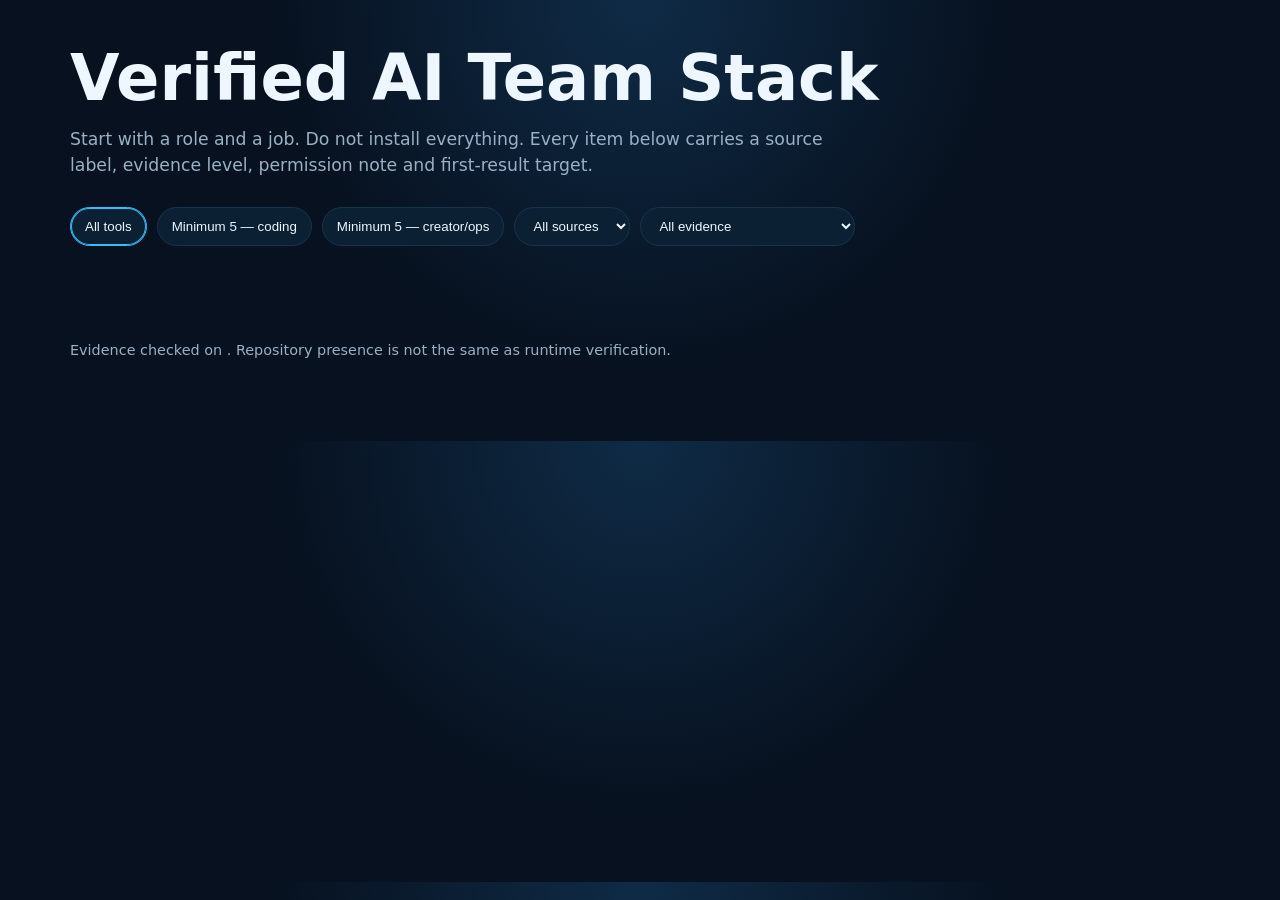
<file: tools/ai_team_stack_ui.html>
<!doctype html>
<html lang="en">
<head>
<meta charset="utf-8">
<meta name="viewport" content="width=device-width,initial-scale=1">
<title>Verified AI Team Stack</title>
<style>
:root{color-scheme:dark;--bg:#07111f;--card:#0d1b2a;--line:#18344d;--text:#eef7ff;--muted:#9ab0c4;--a:#38bdf8;--b:#2dd4bf;--c:#a78bfa}
*{box-sizing:border-box}body{margin:0;font:16px/1.5 Inter,system-ui,sans-serif;background:radial-gradient(circle at top,#0f2b46 0,#07111f 48%);color:var(--text)}
main{max-width:1180px;margin:auto;padding:48px 20px 80px}h1{font-size:clamp(2.2rem,5vw,4.8rem);line-height:.95;margin:0 0 18px}
.lead{max-width:780px;color:var(--muted);font-size:1.08rem}.bar{display:flex;gap:10px;flex-wrap:wrap;margin:28px 0}
button,select{background:#0b2033;color:var(--text);border:1px solid var(--line);border-radius:999px;padding:10px 14px}button{cursor:pointer}
button.active{border-color:var(--a);box-shadow:0 0 0 1px var(--a) inset}.grid{display:grid;grid-template-columns:repeat(auto-fit,minmax(280px,1fr));gap:16px}
.card{background:linear-gradient(180deg,#0d1b2a,#0a1623);border:1px solid var(--line);border-radius:18px;padding:18px}
.badges{display:flex;gap:8px;flex-wrap:wrap;margin:10px 0}.badge{font-size:.78rem;padding:4px 8px;border-radius:999px;background:#10263a;color:#bfe8ff}
.card h3{margin:0;font-size:1.25rem}.meta{color:var(--muted);font-size:.9rem}.card p{margin:.65rem 0}.cta{display:flex;gap:10px;flex-wrap:wrap;margin-top:14px}.cta a{color:#05111e;background:linear-gradient(90deg,var(--a),var(--b));text-decoration:none;padding:8px 10px;border-radius:10px;font-weight:700}
.cta a.secondary{background:#14283b;color:var(--text)}section{margin-top:44px}.lane{display:none}.lane.show{display:block}.lane ol{padding-left:22px}.lane li{margin:8px 0}
footer{margin-top:50px;color:var(--muted);font-size:.9rem}
</style>
</head>
<body>
<main>
<h1>Verified AI Team Stack</h1>
<p class="lead">Start with a role and a job. Do not install everything. Every item below carries a source label, evidence level, permission note and first-result target.</p>
<div class="bar">
<button data-lane="all" class="active">All tools</button>
<button data-lane="coding_core">Minimum 5 — coding</button>
<button data-lane="creator_core">Minimum 5 — creator/ops</button>
<select id="source"><option value="">All sources</option><option>official</option><option>vendor</option><option>community</option><option>maintainer</option></select>
<select id="evidence"><option value="">All evidence</option><option>repo_verified</option><option>local_ci_verified</option><option>maintainer_runtime_verified</option></select>
</div>
<section id="lanes"></section>
<section><div id="grid" class="grid"></div></section>
<footer>Evidence checked on <span id="checked"></span>. Repository presence is not the same as runtime verification.</footer>
</main>
<script>
const DATA=__CATALOG__;
const byId=Object.fromEntries(DATA.items.map(x=>[x.id,x]));
const grid=document.getElementById('grid'), lanes=document.getElementById('lanes');
document.getElementById('checked').textContent=DATA.checked_at;
function esc(s){return String(s).replace(/[&<>"']/g,m=>({'&':'&amp;','<':'&lt;','>':'&gt;','"':'&quot;',"'":'&#39;'}[m]))}
function card(x){return `<article class="card" data-source="${esc(x.source_type)}" data-evidence="${esc(x.evidence)}"><h3>${esc(x.name)}</h3><div class="badges"><span class="badge">${esc(x.role)}</span><span class="badge">${esc(x.source_type)}</span><span class="badge">${esc(x.evidence)}</span></div><p class="meta">${esc(x.layer)}</p><p><strong>Use when:</strong> ${esc(x.use_when)}</p><p><strong>Avoid when:</strong> ${esc(x.avoid_when)}</p><p><strong>First result:</strong> ${esc(x.first_result)}</p><p><strong>Permission:</strong> ${esc(x.permission_note)}</p><p><strong>Cost:</strong> ${esc(x.cost_note)}</p><div class="cta"><a href="${esc(x.repo)}" target="_blank" rel="noopener">Repository</a><a class="secondary" href="${esc(x.install_reference)}" target="_blank" rel="noopener">Install / docs</a></div></article>`}
function renderItems(ids=null){const source=document.getElementById('source').value,evidence=document.getElementById('evidence').value;let items=ids?ids.map(id=>byId[id]):DATA.items;items=items.filter(x=>(!source||x.source_type===source)&&(!evidence||x.evidence===evidence));grid.innerHTML=items.map(card).join('')}
function showLane(id){lanes.innerHTML='';document.querySelectorAll('button[data-lane]').forEach(b=>b.classList.toggle('active',b.dataset.lane===id));if(id==='all'){renderItems();return}const lane=DATA.lanes[id];lanes.innerHTML=`<div class="lane show card"><h2>${esc(lane.title)}</h2><p>${esc(lane.purpose)}</p><ol>${lane.items.map(i=>`<li><strong>${esc(byId[i].name)}</strong> — ${esc(byId[i].role)}</li>`).join('')}</ol></div>`;renderItems(lane.items)}
document.querySelectorAll('button[data-lane]').forEach(b=>b.onclick=()=>showLane(b.dataset.lane));
document.getElementById('source').onchange=()=>showLane(document.querySelector('button.active').dataset.lane);
document.getElementById('evidence').onchange=()=>showLane(document.querySelector('button.active').dataset.lane);
renderItems();
</script>
</body>
</html>
</file>
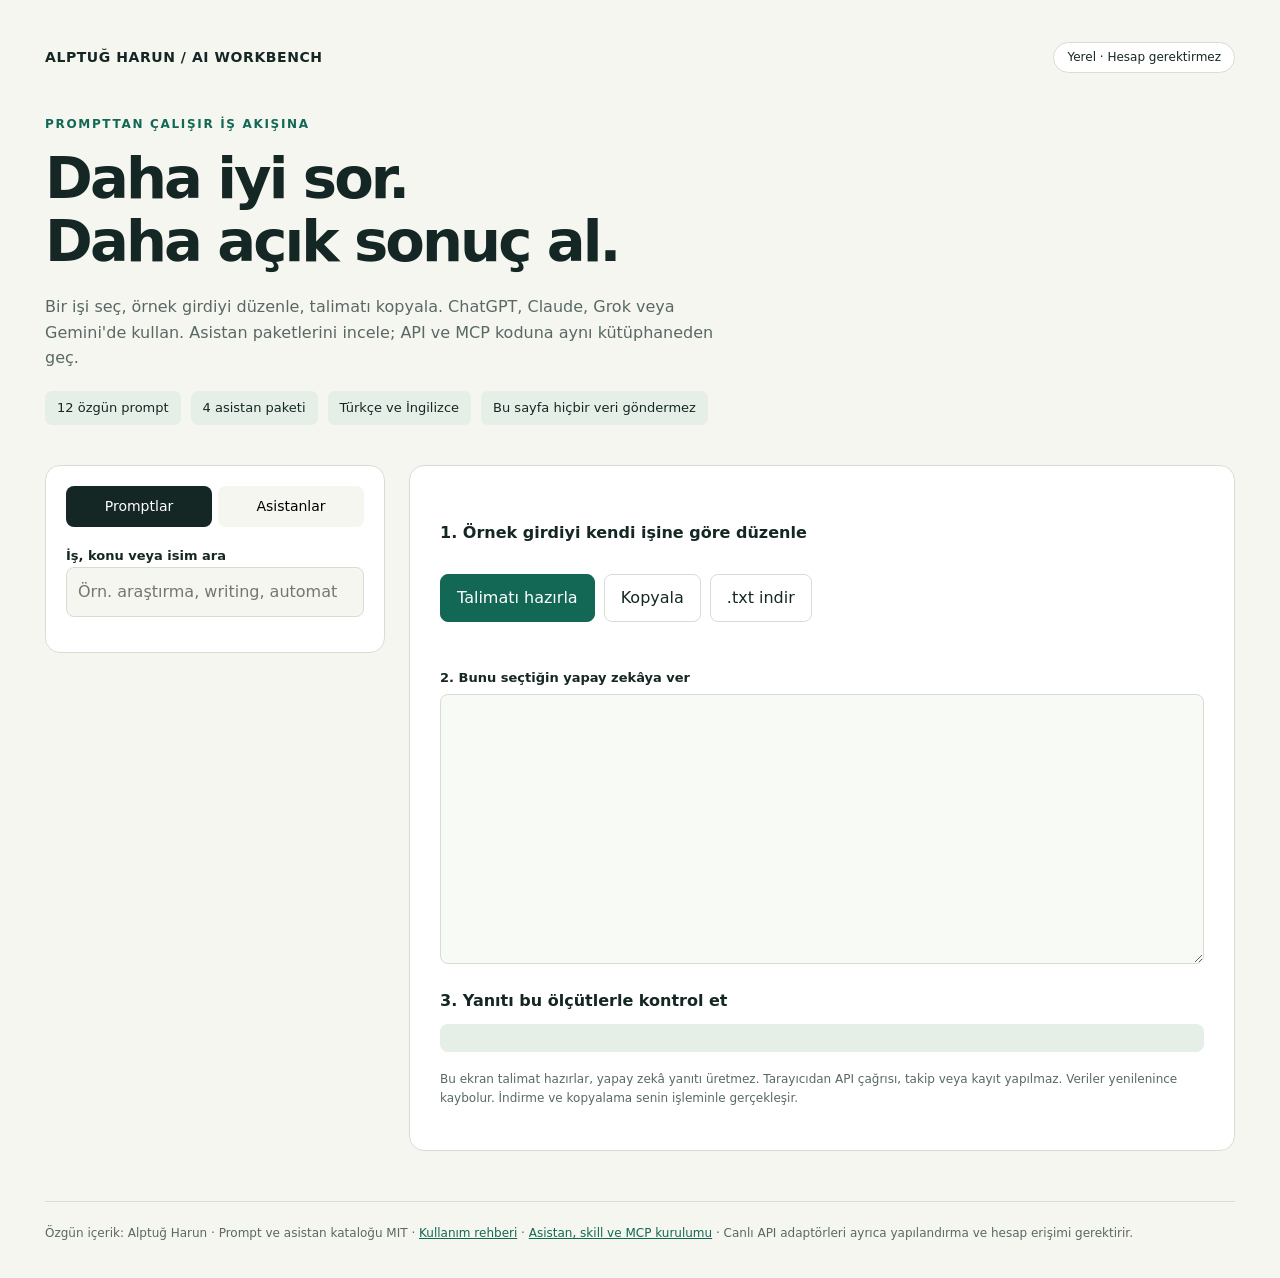
<file: tools/ai_workbench_ui.html>
<!doctype html>
<html lang="tr"><head><meta charset="utf-8"><meta name="viewport" content="width=device-width,initial-scale=1">
<meta http-equiv="Content-Security-Policy" content="default-src 'none'; script-src 'unsafe-inline'; style-src 'unsafe-inline'; connect-src 'none'; img-src data:; base-uri 'none'; form-action 'none'">
<title>AI Workbench · Alptuğ Harun</title>
<style>
:root{--ink:#152724;--muted:#586964;--paper:#f6f6f0;--card:#fff;--line:#d5ded5;--accent:#126854;--soft:#e6efe7}
*{box-sizing:border-box}body{margin:0;background:var(--paper);color:var(--ink);font:16px/1.6 system-ui,-apple-system,Segoe UI,sans-serif}button,input,textarea,select{font:inherit}a{color:var(--accent)}button{cursor:pointer}header{max-width:1250px;margin:auto;padding:42px 30px 28px}nav{display:flex;justify-content:space-between;gap:20px;align-items:center}.brand{font-weight:750;letter-spacing:.04em;font-size:14px}.pill{border:1px solid var(--line);border-radius:30px;padding:5px 13px;font-size:12px;background:var(--card)}.eyebrow{text-transform:uppercase;letter-spacing:.14em;font-size:12px;color:var(--accent);font-weight:700;margin-top:42px}h1{font-size:clamp(30px,4.5vw,58px);line-height:1.09;letter-spacing:-.05em;max-width:790px;margin:14px 0 20px}header p{max-width:690px;color:var(--muted);margin:0 0 20px}.stats{display:flex;flex-wrap:wrap;gap:10px}.stats span{background:var(--soft);border-radius:7px;padding:7px 12px;font-size:13px}main{max-width:1250px;margin:0 auto;padding:12px 30px 50px;display:grid;grid-template-columns:340px minmax(0,1fr);gap:24px}aside,.workspace{border:1px solid var(--line);background:var(--card);border-radius:15px}aside{padding:20px;align-self:start;position:sticky;top:15px}.tabs{display:flex;gap:6px;margin-bottom:15px}.tabs button{flex:1;border:0;border-radius:8px;padding:9px;background:var(--paper);font-size:14px}.tabs button[aria-selected=true]{background:var(--ink);color:white}input,textarea,select{width:100%;border:1px solid var(--line);border-radius:8px;padding:11px;background:var(--paper);color:var(--ink)}input:focus,textarea:focus,select:focus,button:focus-visible{outline:2px solid var(--accent);outline-offset:2px}#items{display:grid;gap:6px;margin-top:15px;max-height:565px;overflow:auto}#items button{text-align:left;background:transparent;border:1px solid transparent;border-radius:9px;padding:11px;color:var(--ink);line-height:1.35}#items button:hover{background:var(--paper)}#items button[aria-pressed=true]{border-color:var(--accent);background:var(--soft)}#items small{display:block;color:var(--muted);font-size:11px;margin-bottom:4px}#items b{font-size:14px;font-weight:600}.workspace{padding:30px}.workspace h2{font-size:28px;line-height:1.2;letter-spacing:-.03em;margin:12px 0}.workspace p{color:var(--muted)}.label{font-size:11px;font-weight:750;color:var(--accent);text-transform:uppercase;letter-spacing:.1em}h3{font-size:16px;margin:24px 0 10px}.fields{display:grid;gap:13px}label{font-size:13px;font-weight:650}textarea{display:block;min-height:90px;margin-top:5px;font-size:13px;line-height:1.6;resize:vertical}.actions{display:flex;flex-wrap:wrap;gap:9px;margin:18px 0}button.primary{background:var(--accent);border:1px solid var(--accent);color:white;border-radius:8px;padding:10px 16px}button.secondary{background:white;border:1px solid var(--line);color:var(--ink);border-radius:8px;padding:10px 16px}#result{min-height:270px;font:13px/1.65 ui-monospace,SFMono-Regular,Consolas,monospace;background:#f8faf6}.checks{padding:14px 18px;background:var(--soft);border-radius:8px}.checks p{margin:4px 0;font-size:13px;color:var(--ink)}.note{font-size:12px;color:var(--muted);margin-top:18px}#status{min-height:24px;font-size:13px;color:var(--accent)}footer{max-width:1190px;border-top:1px solid var(--line);margin:0 auto;padding:22px 0 35px;color:var(--muted);font-size:12px}
@media(max-width:820px){main{grid-template-columns:1fr;padding:10px 18px 35px}header{padding:25px 18px}aside{position:static}#items{max-height:230px}.workspace{padding:22px}footer{margin:0 18px}h1{font-size:38px}}
</style></head><body>
<header><nav><span class="brand">ALPTUĞ HARUN / AI WORKBENCH</span><span class="pill">Yerel · Hesap gerektirmez</span></nav>
<div class="eyebrow">Prompttan çalışır iş akışına</div><h1>Daha iyi sor.<br>Daha açık sonuç al.</h1>
<p>Bir işi seç, örnek girdiyi düzenle, talimatı kopyala. ChatGPT, Claude, Grok veya Gemini'de kullan. Asistan paketlerini incele; API ve MCP koduna aynı kütüphaneden geç.</p>
<div class="stats"><span>12 özgün prompt</span><span>4 asistan paketi</span><span>Türkçe ve İngilizce</span><span>Bu sayfa hiçbir veri göndermez</span></div></header>
<main><aside><div class="tabs" role="tablist" aria-label="Kütüphane bölümü"><button id="prompts-tab" role="tab" aria-selected="true">Promptlar</button><button id="assistants-tab" role="tab" aria-selected="false">Asistanlar</button></div>
<label for="search">İş, konu veya isim ara</label><input id="search" type="search" placeholder="Örn. araştırma, writing, automation"><div id="items" aria-label="Katalog"></div></aside>
<section class="workspace"><div class="label" id="kind"></div><h2 id="title"></h2><p id="purpose"></p><h3 id="field-heading">1. Örnek girdiyi kendi işine göre düzenle</h3><div class="fields" id="fields"></div>
<div class="actions"><button class="primary" id="build">Talimatı hazırla</button><button class="secondary" id="copy">Kopyala</button><button class="secondary" id="save">.txt indir</button></div><div id="status" role="status" aria-live="polite"></div>
<label for="result" id="output-label">2. Bunu seçtiğin yapay zekâya ver</label><textarea id="result" spellcheck="false" readonly></textarea>
<h3>3. Yanıtı bu ölçütlerle kontrol et</h3><div class="checks" id="checks"></div><p class="note">Bu ekran talimat hazırlar, yapay zekâ yanıtı üretmez. Tarayıcıdan API çağrısı, takip veya kayıt yapılmaz. Veriler yenilenince kaybolur. İndirme ve kopyalama senin işleminle gerçekleşir.</p></section></main>
<footer>Özgün içerik: Alptuğ Harun · Prompt ve asistan kataloğu MIT · <a href="AI-WORKBENCH-GUIDE.md">Kullanım rehberi</a> · <a href="ASSISTANT-SETUP-LAB.md">Asistan, skill ve MCP kurulumu</a> · Canlı API adaptörleri ayrıca yapılandırma ve hesap erişimi gerektirir.</footer>
<script id="catalog-data" type="application/json">__CATALOG__</script>
<script>
'use strict';
const catalog=JSON.parse(document.getElementById('catalog-data').textContent);let group='prompts',active=catalog.prompts[0];
const $=id=>document.getElementById(id);const fieldNames={question:'Soru',sources:'Kaynak notları',language:'Çıktı dili',draft:'Taslak',evidence:'Kanıt',prompt:'İlk talimat',output:'Alınan yanıt',voice:'Onaylı anlatım örneği',topic:'Konu',learner:'Öğrenen kişinin düzeyi',decision:'Karar',options:'Seçenekler',constraints:'Kısıtlar',policy:'Onaylı politika',failure:'Hata kaydı',environment:'Çalışma ortamı',workflow:'Manuel iş akışı',systems:'Mevcut bağlantılar',excerpts:'Belge alıntıları',task:'Görev ve kabul ölçütleri',outputs:'Karşılaştırılacak yanıtlar',subject:'Konu ve amaç'};
function list(){let q=$('search').value.toLocaleLowerCase('tr');$('items').replaceChildren();for(const entry of catalog[group]){if(![entry.id,entry.title,entry.title_tr||'',entry.category||'',entry.purpose].join(' ').toLocaleLowerCase('tr').includes(q))continue;const b=document.createElement('button'),s=document.createElement('small'),t=document.createElement('b');s.textContent=entry.category||'assistant blueprint';t.textContent=entry.title_tr||entry.title;b.append(s,t);b.setAttribute('aria-pressed',String(active.id===entry.id));b.onclick=()=>{active=entry;select();list()};$('items').append(b)}}
function select(){$('kind').textContent=group==='prompts'?'PROMPT / '+active.id:'ASİSTAN / '+active.id;$('title').textContent=active.title_tr||active.title;$('purpose').textContent=active.purpose;$('fields').replaceChildren();$('checks').replaceChildren();$('status').textContent='';$('field-heading').textContent=group==='prompts'?'1. Örnek girdiyi kendi işine göre düzenle':'1. Talimatı incele; hedef platformunda dene';for(const [key,value]of Object.entries(active.example||{})){const label=document.createElement('label'),input=document.createElement('textarea');label.textContent=fieldNames[key]||key;input.value=value;input.dataset.key=key;input.maxLength=10000;label.append(input);$('fields').append(label)}for(const rule of active.acceptance){const p=document.createElement('p');p.textContent='✓ '+rule;$('checks').append(p)}$('build').textContent=group==='prompts'?'Talimatı hazırla':'Asistan talimatını göster';build()}
function build(){try{if(group==='assistants'){$('result').value=active.instructions+'\n\nİlk denemeler:\n'+active.starters.join('\n');return}const values={};for(const node of $('fields').querySelectorAll('textarea')){if(!node.value.trim())throw Error('Tüm alanları doldur.');values[node.dataset.key]=node.value}const output=active.instructions.replace(/\{\{([a-z_]+)\}\}/g,(_,key)=>values[key]);if(output.length>32000)throw Error('Talimat 32.000 karakteri aşıyor.');$('result').value=output;$('status').textContent='Hazır. Yalnızca talimat üretildi; model çağrılmadı.'}catch(e){$('result').value='';$('status').textContent=e.message}}
for(const name of ['prompts','assistants']){$(name+'-tab').onclick=()=>{group=name;active=catalog[group][0];$('search').value='';for(const tab of ['prompts','assistants'])$(tab+'-tab').setAttribute('aria-selected',String(group===tab));list();select()}}
$('search').oninput=list;$('build').onclick=build;
$('copy').onclick=async()=>{build();if(!$('result').value)return;try{await navigator.clipboard.writeText($('result').value);$('status').textContent='Kopyalandı.'}catch(e){$('result').focus();$('result').select();$('status').textContent='Tarayıcı otomatik kopyalamayı engelledi. Seçili metni Ctrl+C / Command+C ile kopyala.'}};
$('save').onclick=()=>{build();if(!$('result').value)return;const blob=new Blob([$ ('result').value],{type:'text/plain;charset=utf-8'}),url=URL.createObjectURL(blob),link=document.createElement('a');link.href=url;link.download=active.id+'.txt';link.click();setTimeout(()=>URL.revokeObjectURL(url),1000);$('status').textContent='Dosya indirme isteği hazırlandı.'};list();select();
</script></body></html>
</file>
<file: tools/creator-frame-studio/styles.css>
:root{color-scheme:dark;--bg:#0a0e12;--panel:#12181e;--panel2:#181f27;--input:#0d1319;--line:#29323b;--line2:#3c4955;--text:#edf2f7;--dim:#9cabb9;--mint:#c4f47a;--mintdark:#26381d;--cyan:#90d7ed;--warn:#f6c777;--red:#ff9b97;--good:#a1ddb9;--font:Inter,ui-sans-serif,system-ui,-apple-system,BlinkMacSystemFont,'Segoe UI',sans-serif}
*{box-sizing:border-box}body{margin:0;background:var(--bg);color:var(--text);font:13px/1.5 var(--font)}button,input,textarea,select{font:inherit}button,input,textarea,select{color:var(--text)}button{border:1px solid var(--line);background:var(--panel2);border-radius:8px;cursor:pointer;min-height:36px;padding:8px 12px;display:inline-flex;align-items:center;justify-content:center;gap:7px;transition:background .15s,border-color .15s;white-space:nowrap;font-weight:560}button:hover:not(:disabled){border-color:var(--line2);background:#222e38}button:disabled{opacity:.4;cursor:not-allowed}button.active{border-color:var(--mint);color:var(--mint);background:var(--mintdark)}button.primary{background:var(--mint);color:#172010;border-color:var(--mint);font-weight:760}button.primary:hover:not(:disabled){background:#dbffad}button.ghost{background:transparent;border-color:transparent}button.ghost:hover:not(:disabled){background:var(--panel2);border-color:var(--line)}button.danger{color:var(--red)}button.iconbtn{width:36px;min-width:36px;padding:7px}svg.ico{width:18px;height:18px;flex:none;stroke:currentColor;fill:none;stroke-width:1.7;stroke-linecap:round;stroke-linejoin:round}button:focus-visible,a:focus-visible,input:focus-visible,textarea:focus-visible,select:focus-visible,summary:focus-visible,canvas:focus-visible{outline:2px solid var(--mint);outline-offset:3px}input[type=number],input[type=text],textarea,select{background:var(--input);border:1px solid var(--line);border-radius:7px;padding:9px 10px;min-height:38px;width:100%;min-width:0}textarea{resize:vertical;min-height:86px;line-height:1.55}input[type=range]{width:100%;accent-color:var(--mint);height:20px;margin:6px 0}input[type=checkbox]{accent-color:var(--mint);width:15px;height:15px;flex:none}input[type=color]{background:var(--input);border:1px solid var(--line);border-radius:6px;height:35px;width:42px;padding:3px;flex:none}a{color:var(--cyan);text-underline-offset:3px}h1,h2,h3,p{margin:0}h2{font-size:14px;font-weight:690}h3{font-size:12px;font-weight:700}.muted,small{color:var(--dim);font-size:11px;line-height:1.6}.mono{font-variant-numeric:tabular-nums}.row{display:flex;align-items:center;gap:8px}.between{justify-content:space-between}.wrap{flex-wrap:wrap}.full{width:100%}.grid2{display:grid;grid-template-columns:1fr 1fr;gap:10px}.field{display:grid;gap:6px;margin:13px 0}.field label{color:var(--dim);font-size:11px;font-weight:560}.divider{height:1px;background:var(--line);margin:17px 0}.small-btn{font-size:11px;min-height:30px;padding:5px 9px}.hide,[hidden]{display:none!important}.pill{display:inline-flex;align-items:center;gap:6px;padding:4px 8px;border:1px solid var(--line);border-radius:5px;font-size:10px;font-weight:600;white-space:nowrap}.pill.mint{color:var(--mint);background:#202b17;border-color:#3b4a2f}.pill-dot{width:5px;height:5px;border-radius:99px;background:var(--mint)}.tip{padding:10px 11px;border:1px solid var(--line);border-radius:8px;color:var(--dim);font-size:11px;line-height:1.65;background:#10171d}.tip.warn{border-color:#5b4930;color:#e7c893;background:#211d16}.head{height:68px;padding:0 24px;display:flex;align-items:center;justify-content:space-between;border-bottom:1px solid var(--line);gap:20px;background:#10161c;position:relative;z-index:2}.brand{display:flex;align-items:center;gap:11px;white-space:nowrap}.logo{width:35px;height:35px;border-radius:9px;background:var(--mint);color:#15230d;display:grid;place-items:center}.logo svg{width:24px;height:24px}.brand-name{font-size:17px;letter-spacing:-.65px;font-weight:720}.brand-name span{font-weight:400;color:var(--dim)}.byline{font-size:9px;letter-spacing:1.15px;color:var(--dim);margin-top:1px}.head-actions{display:flex;align-items:center;gap:7px}.locale{display:flex;align-items:center;border:1px solid var(--line);border-radius:7px;padding:2px;gap:2px}.locale button{min-height:28px;padding:3px 8px;font-size:10px;border:0;background:transparent}.locale button.active{background:var(--panel2);color:var(--mint)}.documentbar{height:45px;border-bottom:1px solid var(--line);padding:0 24px;display:flex;align-items:center;justify-content:space-between;color:var(--dim);font-size:11px}.breadcrumbs{display:flex;align-items:center;gap:11px}.breadcrumbs strong{color:var(--text);font-weight:520}.desk{display:grid;grid-template-columns:276px minmax(360px,1fr) 277px;min-height:calc(100dvh - 146px)}.sidebar{background:var(--panel);border-right:1px solid var(--line);padding:17px 16px;min-width:0}.rightbar{border-right:0;border-left:1px solid var(--line);padding:18px}.section-label{font-size:10px;color:var(--dim);font-weight:650;letter-spacing:1px;text-transform:uppercase;margin-bottom:13px}.tabs{display:grid;grid-template-columns:repeat(3,1fr);gap:4px;border:1px solid var(--line);border-radius:9px;padding:4px;margin-bottom:19px}.tabs button{padding:7px 4px;font-size:11px;min-height:33px;background:transparent;border-color:transparent}.tabs button.active{background:#293723;color:var(--mint);border-color:#405436}.preset-list{display:grid;grid-template-columns:1fr 1fr;gap:8px;margin:13px 0 10px}.preset{padding:12px 9px;min-height:90px;display:flex;flex-direction:column;align-items:flex-start;gap:4px;white-space:normal;text-align:left;border-radius:8px;background:#151d24}.preset .shape{width:20px;height:24px;border:1.4px solid var(--dim);border-radius:3px;display:inline-block;position:relative;margin-bottom:3px}.preset.active .shape{border-color:var(--mint)}.preset .shape:after{content:'';position:absolute;inset:3px;border:1px solid currentColor;opacity:.2;border-radius:1px}.preset b{font-size:11px;line-height:1.35}.preset small{font-size:10px;font-weight:450}.select-platform{display:flex;align-items:center;gap:8px}.select-platform svg{color:var(--dim)}.select-platform select{font-size:12px}.source-note{font-size:10px;color:var(--dim);line-height:1.65;margin-top:10px}.workspace{display:flex;flex-direction:column;min-width:0;background:var(--bg)}.workspace-head{height:57px;display:flex;justify-content:space-between;align-items:center;padding:10px 18px;gap:12px;border-bottom:1px solid #1b242d}.workspace-head strong{font-size:12px}.viewtools{display:flex;gap:5px}.viewtools button{min-height:29px;font-size:10px;padding:4px 8px}.stage{background-image:radial-gradient(#303942 1px,transparent 1px);background-size:19px 19px;min-height:520px;height:calc(100dvh - 376px);max-height:750px;position:relative;padding:31px 32px;display:flex;align-items:center;justify-content:center;overflow:hidden}.stage-inner{position:relative;line-height:0;box-shadow:0 15px 40px #0009}.stage canvas{display:block;max-width:100%;touch-action:none;cursor:grab;outline-offset:6px}.stage canvas:active{cursor:grabbing}.stage canvas.textmode{cursor:move}.stage-label{position:absolute;left:12px;top:11px;z-index:1;font-size:9px;color:var(--dim);letter-spacing:1px;pointer-events:none}.stage.dragover{outline:2px dashed var(--mint);outline-offset:-12px;background-color:#21341a}.canvas-helper{display:flex;justify-content:space-between;align-items:center;gap:9px;padding:9px 17px;border-top:1px solid #1b242d;font-size:10px;color:var(--dim);min-height:38px}.canvas-helper span:first-child{max-width:70%}.film-head{display:flex;align-items:center;justify-content:space-between;padding:12px 17px 7px;border-top:1px solid var(--line)}.film-head h2{font-size:11px}.film-actions{display:flex;gap:3px}.film-actions button{min-height:26px;height:27px;width:28px;min-width:28px;padding:4px}.filmstrip{padding:8px 17px 17px;display:flex;gap:9px;overflow:auto;min-height:120px}.thumb{position:relative;padding:4px 4px 6px;min-width:73px;max-width:83px;min-height:95px;flex-direction:column;gap:5px;justify-content:flex-start;background:var(--panel);border:1px solid var(--line)}.thumb canvas{width:auto;height:65px;max-width:68px;object-fit:contain}.thumb span{font-size:9px;font-weight:500;max-width:72px;overflow:hidden;text-overflow:ellipsis}.thumb .idx{position:absolute;left:3px;top:3px;background:#0a0e12db;border:1px solid #ffffff33;border-radius:3px;padding:1px 4px;color:white;font-size:8px}.thumb.active{border-color:var(--mint);box-shadow:0 0 0 1px #91b95c33}.thumb-add{width:70px;min-width:70px;min-height:95px;border-style:dashed;background:transparent;flex-direction:column;color:var(--dim);font-size:10px}.inspection{display:flex;align-items:flex-start;gap:9px;padding:11px 0;border-bottom:1px solid var(--line)}.inspection:last-child{border:0}.inspection .status-icon{width:22px;height:22px;display:grid;place-items:center;flex:none;border-radius:6px;background:#233a2c;color:var(--good);font-size:12px}.inspection.warn .status-icon{background:#43331d;color:var(--warn)}.inspection.bad .status-icon{background:#462629;color:var(--red)}.inspection.neutral .status-icon{background:#23343e;color:var(--cyan)}.inspection b{font-size:11px;font-weight:650;display:block;margin-bottom:2px}.inspection p{font-size:10px;color:var(--dim);line-height:1.55}.audit-heading{padding-bottom:5px}.export-card{background:#172016;border:1px solid #3d4a32;border-radius:10px;padding:13px;margin-top:17px}.export-card .field{margin:9px 0}.export-card select{background:#10180f}.export-card .primary{margin-top:7px}.export-note{font-size:10px;color:var(--dim);line-height:1.6;margin-top:10px}.stat-pair{display:flex;justify-content:space-between;gap:12px;color:var(--dim);font-size:11px;margin-top:10px}.stat-pair strong{font-weight:560;color:var(--text)}.fit-buttons{display:grid;grid-template-columns:1fr 1fr;gap:6px;margin-top:9px}.fit-buttons button{font-size:11px}.checkline{display:flex;align-items:center;gap:8px;font-size:11px;cursor:pointer;margin:10px 0}.text-actions{display:flex;gap:6px;margin:10px 0}.text-actions button{font-size:11px}.layerlist{display:flex;flex-direction:column;gap:6px;margin:11px 0}.layer-btn{justify-content:flex-start;min-height:37px;font-size:11px;overflow:hidden;text-overflow:ellipsis;white-space:nowrap}.layer-btn span{overflow:hidden;text-overflow:ellipsis;max-width:188px}.align-group{display:grid;grid-template-columns:repeat(3,1fr);gap:5px}.tiny-info{font-size:10px;color:var(--dim);line-height:1.7;margin-top:12px}.bottom-bar{display:flex;justify-content:space-between;align-items:center;gap:14px;padding:8px 24px;border-top:1px solid var(--line);font-size:10px;color:var(--dim);background:var(--panel);min-height:33px}.footer-links{display:flex;align-items:center;gap:12px;white-space:nowrap}.footer-links a{color:var(--dim);text-decoration:none}.footer-links a:hover{color:var(--cyan);text-decoration:underline}.toast{position:fixed;bottom:26px;left:50%;transform:translate(-50%,20px);max-width:min(600px,90vw);background:#243021;border:1px solid #72965c;color:#e6f7da;box-shadow:0 8px 26px #0007;padding:12px 18px;border-radius:9px;z-index:20;opacity:0;pointer-events:none;transition:opacity .18s,transform .18s;text-align:center;font-size:12px}.toast.on{opacity:1;transform:translate(-50%,0)}.toast.error{background:#382022;border-color:#a7575a;color:#ffd9da}dialog{color:var(--text);background:var(--panel);border:1px solid var(--line2);border-radius:16px;width:min(930px,94vw);padding:0;box-shadow:0 20px 90px #0009;max-height:90dvh}dialog::backdrop{background:#000a;backdrop-filter:blur(3px)}.modal-header{padding:20px 23px;border-bottom:1px solid var(--line);display:flex;justify-content:space-between;align-items:center}.modal-header h2{font-size:18px;letter-spacing:-.4px}.modal-body{padding:20px 23px;max-height:65dvh;overflow:auto}.modal-footer{padding:15px 23px;border-top:1px solid var(--line);display:flex;justify-content:space-between;align-items:center;gap:15px}.pack-grid{display:grid;grid-template-columns:repeat(3,1fr);gap:12px;margin-top:15px}.pack-item{border:1px solid var(--line);background:var(--input);border-radius:9px;padding:11px;cursor:pointer}.pack-item canvas{display:block;width:auto;height:150px;max-width:100%;object-fit:contain;margin:8px auto}.pack-item .row{font-size:11px}.pack-item .muted{font-size:10px}.modal-body h3{font-size:14px;margin:16px 0 7px}.modal-body p{color:var(--dim);line-height:1.8;font-size:12px;margin-bottom:10px}.modal-body ul{padding-left:20px;color:var(--dim);font-size:12px;line-height:1.8}.busy-shield{position:fixed;inset:0;background:#07100dda;z-index:30;display:flex;align-items:center;justify-content:center;backdrop-filter:blur(4px)}.busy-box{padding:24px 34px;background:var(--panel);border:1px solid var(--line2);border-radius:14px;text-align:center;min-width:280px}.spinner{margin:0 auto 12px;width:28px;height:28px;border:3px solid #35432e;border-top-color:var(--mint);border-radius:50%;animation:spin 1s linear infinite}@keyframes spin{to{transform:rotate(360deg)}}.sr-only{position:absolute;width:1px;height:1px;padding:0;margin:-1px;overflow:hidden;clip:rect(0,0,0,0);white-space:nowrap;border:0}.mobile-steps{display:none}.source-dims{font-size:10px;font-weight:550;letter-spacing:.3px}.badge-line{padding:9px 11px;border-radius:7px;background:#1a242c;display:flex;gap:8px;align-items:center;color:var(--dim);font-size:10px;margin-top:11px}.badge-line svg{width:14px;height:14px;color:var(--cyan)}
@media(min-width:951px){.desk{height:calc(100dvh - 146px);min-height:600px;overflow:hidden}.sidebar{overflow-y:auto;scrollbar-width:thin;scrollbar-color:#40503e transparent}.workspace{height:100%;min-height:0}.workspace-head,.canvas-helper,.film-head{flex-shrink:0}.stage{flex:1;height:auto;min-height:200px;max-height:none}.filmstrip{flex-shrink:0;min-height:120px;max-height:130px}.sources-link .row{display:none}}
@media(min-width:1800px){.desk{grid-template-columns:310px minmax(400px,1fr) 310px}.sidebar{padding:22px}.stage{max-height:950px}.preset{min-height:102px}}
@media(max-width:1170px){.desk{grid-template-columns:245px minmax(320px,1fr) 245px}.sidebar{padding:14px 12px}.rightbar{padding:15px 13px}.head{padding:0 16px}.head-actions button span.optional{display:none}.stage{padding:30px 21px}.workspace-head{padding:10px 12px;gap:6px}.viewtools{gap:3px}.viewtools button{padding:3px 6px}.documentbar{padding:0 16px}}
@media(max-width:950px){.desk{grid-template-columns:240px minmax(0,1fr)}.rightbar{grid-column:1/-1;border-top:1px solid var(--line);border-left:0;display:grid;grid-template-columns:1fr 1fr;gap:20px;padding:18px 22px}.rightbar .export-card{margin-top:0}.rightbar .sources-link{grid-column:1/-1}.stage{height:580px;min-height:440px}.head-actions .desktop-label{display:none}.head-actions button{padding:8px}.head .pill{display:none}}
@media(max-width:670px){.head{padding:10px 12px;height:auto;min-height:66px;gap:10px;flex-wrap:wrap}.brand-name{font-size:15px}.byline{font-size:8px}.brand{gap:8px}.logo{width:30px;height:30px}.head-actions{gap:4px}.head-actions #projectSave,.head-actions #projectOpen{display:none}.head-actions button{padding:7px}.head-actions #addImages span{display:none}.locale button{padding:2px 6px}.documentbar{padding:0 12px;height:41px}.documentbar>.row>.muted{display:none}.breadcrumbs{font-size:10px;gap:6px}.desk{display:flex;flex-direction:column}.workspace{order:0}.sidebar.leftbar{order:1;border-top:1px solid var(--line);border-right:0;padding:18px}.rightbar{display:block;order:2;border-left:0;padding:18px}.rightbar .export-card{margin-top:16px}.workspace-head{height:48px;padding:8px 12px}.stage{height:460px;min-height:320px;padding:30px 20px;max-height:65dvh}.canvas-helper{padding:8px 12px;font-size:9px}.filmstrip{min-height:106px;padding:6px 12px 13px}.thumb{min-height:84px;min-width:65px}.thumb canvas{height:53px}.thumb-add{min-height:84px}.preset-list{grid-template-columns:repeat(3,1fr)}.preset{min-height:88px}.tabs{position:sticky;top:0;z-index:2;background:var(--panel);margin-bottom:15px}.tabs button{min-height:38px}.bottom-bar{padding:9px 14px;font-size:9px;flex-wrap:wrap}.bottom-bar .optional{display:none}.footer-links{gap:10px}.pack-grid{grid-template-columns:1fr 1fr}.pack-item canvas{height:120px}.modal-body{padding:16px}.modal-header{padding:16px}.modal-footer{padding:15px;flex-wrap:wrap}.modal-footer .muted{font-size:10px}.mobile-steps{display:flex;gap:7px;font-size:10px;justify-content:center;background:#151e14;color:var(--mint);padding:8px;border-bottom:1px solid var(--line)}.source-note{font-size:11px}button{min-height:39px}.film-actions button{min-height:31px}.preset small{font-size:9px}}
@media(prefers-reduced-motion:reduce){*{transition:none!important;animation:none!important;scroll-behavior:auto!important}}

.compact-label{margin-top:14px;margin-bottom:8px}
.quick-style-grid,.guide-preset-grid{display:grid;grid-template-columns:repeat(3,1fr);gap:6px;margin-bottom:12px}
.quick-style-grid button,.guide-preset-grid button{font-size:10px;min-height:34px;padding:6px 7px}
.readiness-card{display:flex;gap:10px;align-items:flex-start;border:1px solid var(--line);background:#111820;border-radius:10px;padding:11px 12px;margin:12px 0 8px}
.readiness-card .readiness-dot{width:9px;height:9px;border-radius:99px;background:var(--cyan);margin-top:5px;box-shadow:0 0 0 4px #90d7ed18}
.readiness-card strong{display:block;font-size:11px;margin-bottom:2px}
.readiness-card span:not(.readiness-dot){display:block;color:var(--dim);font-size:10px;line-height:1.5}
.readiness-card.good{border-color:#345a43;background:#132018}.readiness-card.good .readiness-dot{background:var(--good);box-shadow:0 0 0 4px #a1ddb918}
.readiness-card.warn{border-color:#5b4930;background:#211d16}.readiness-card.warn .readiness-dot{background:var(--warn);box-shadow:0 0 0 4px #f6c77718}
.readiness-card.bad{border-color:#633638;background:#251719}.readiness-card.bad .readiness-dot{background:var(--red);box-shadow:0 0 0 4px #ff9b9718}
@media(max-width:670px){.quick-style-grid,.guide-preset-grid{grid-template-columns:1fr 1fr 1fr}}


/* Mobile overflow hardening: keep navigation and crop controls inside narrow viewports. */
@media(max-width:520px){
  html,body{max-width:100%;overflow-x:hidden}
  .head{display:grid;grid-template-columns:minmax(0,1fr) auto;align-items:center;flex-wrap:nowrap;padding:9px 10px;gap:8px}
  .brand{min-width:0;overflow:hidden}
  .brand>div:nth-child(2){min-width:0}
  .brand-name{font-size:14px;white-space:nowrap;overflow:hidden;text-overflow:ellipsis}
  .brand-name span,.byline{display:none}
  .head-actions{min-width:0;flex-shrink:0;gap:3px}
  .locale{flex-shrink:0}
  .locale button{min-width:28px;padding:2px 5px}
  .head-actions #addImages{width:34px;min-width:34px;padding:6px}
  .workspace-head{overflow:hidden;padding:7px 8px;gap:6px}
  .workspace-head>.row{min-width:0;flex:1}
  .workspace-head strong{display:block;max-width:120px;overflow:hidden;text-overflow:ellipsis;white-space:nowrap}
  .viewtools{flex-shrink:0;gap:3px}
  .viewtools button{min-width:31px;padding:3px 5px}
  .viewtools #viewCircle{width:31px}
}
@media(max-width:380px){
  .head-actions #helpBtn{display:none}
  .workspace-head strong{max-width:94px}
}


/* Narrow phones use stacked toolbars instead of squeezing desktop controls. */
@media(max-width:520px){
  .head{display:flex;flex-wrap:wrap;height:auto;padding:9px 10px}
  .brand{flex:1 1 100%;width:100%;justify-content:flex-start}
  .head-actions{width:100%;max-width:100%;justify-content:flex-end;overflow:visible}
  .workspace-head{height:auto;min-height:76px;display:flex;flex-wrap:wrap;align-content:center;padding:7px 8px}
  .workspace-head>.row{width:100%;flex:1 1 100%}
  .workspace-head strong{max-width:calc(100vw - 64px)}
  .viewtools{width:100%;display:grid;grid-template-columns:repeat(4,minmax(0,1fr));gap:4px}
  .viewtools button,.viewtools #viewCircle{width:100%;min-width:0}
}


/* Clamp the entire mobile editor to the visual viewport; oversized canvas content must not widen the page. */
@media(max-width:520px){
  body{width:100vw;max-width:100vw;overflow-x:hidden}
  .head,.documentbar,.mobile-steps,.desk,.workspace,.workspace-head,.stage,.canvas-helper,.film-head,.filmstrip,.sidebar,.rightbar,.bottom-bar{max-width:100vw}
  .head{width:100vw}
  .head-actions{width:calc(100vw - 20px);max-width:calc(100vw - 20px)}
  .workspace-head{width:100vw;max-width:100vw}
  .viewtools{width:calc(100vw - 16px);max-width:calc(100vw - 16px)}
  .stage-inner{max-width:100%;min-width:0}
  .stage canvas{max-width:100%;height:auto}
}
</file>
